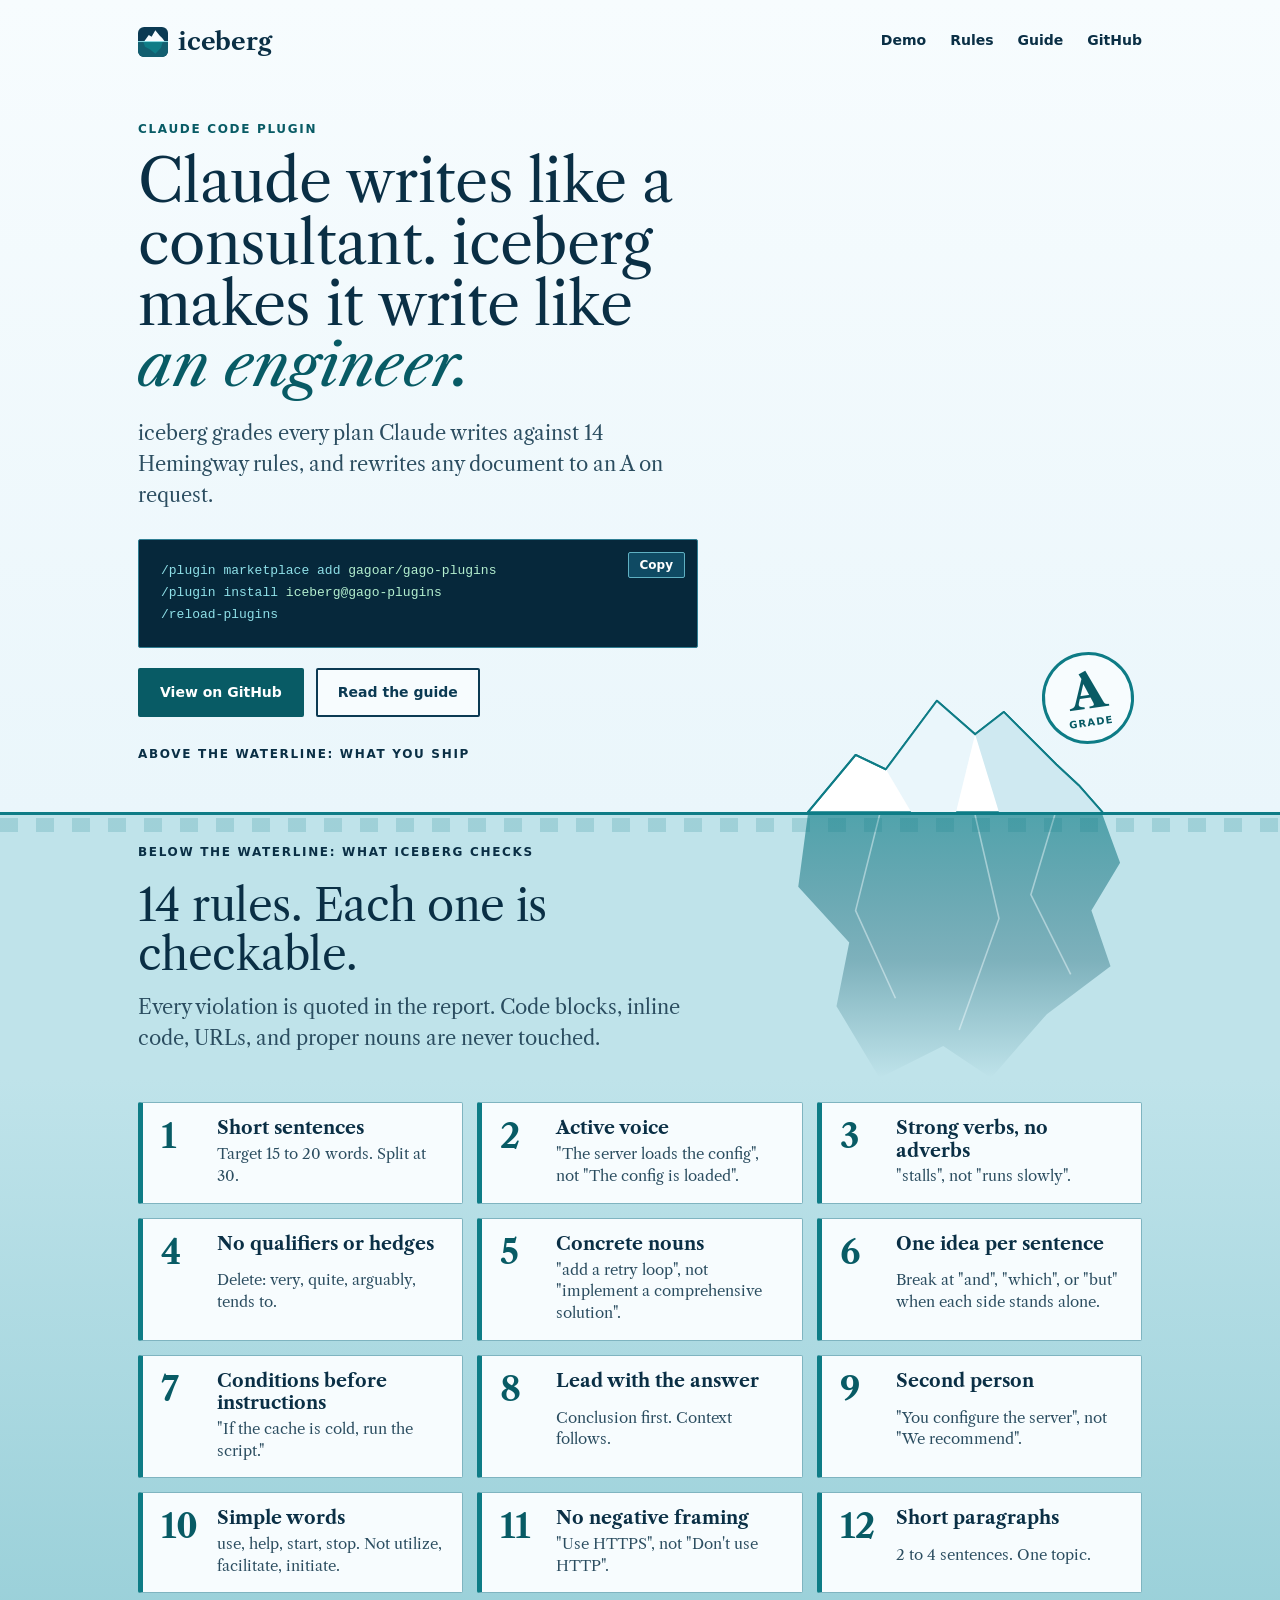
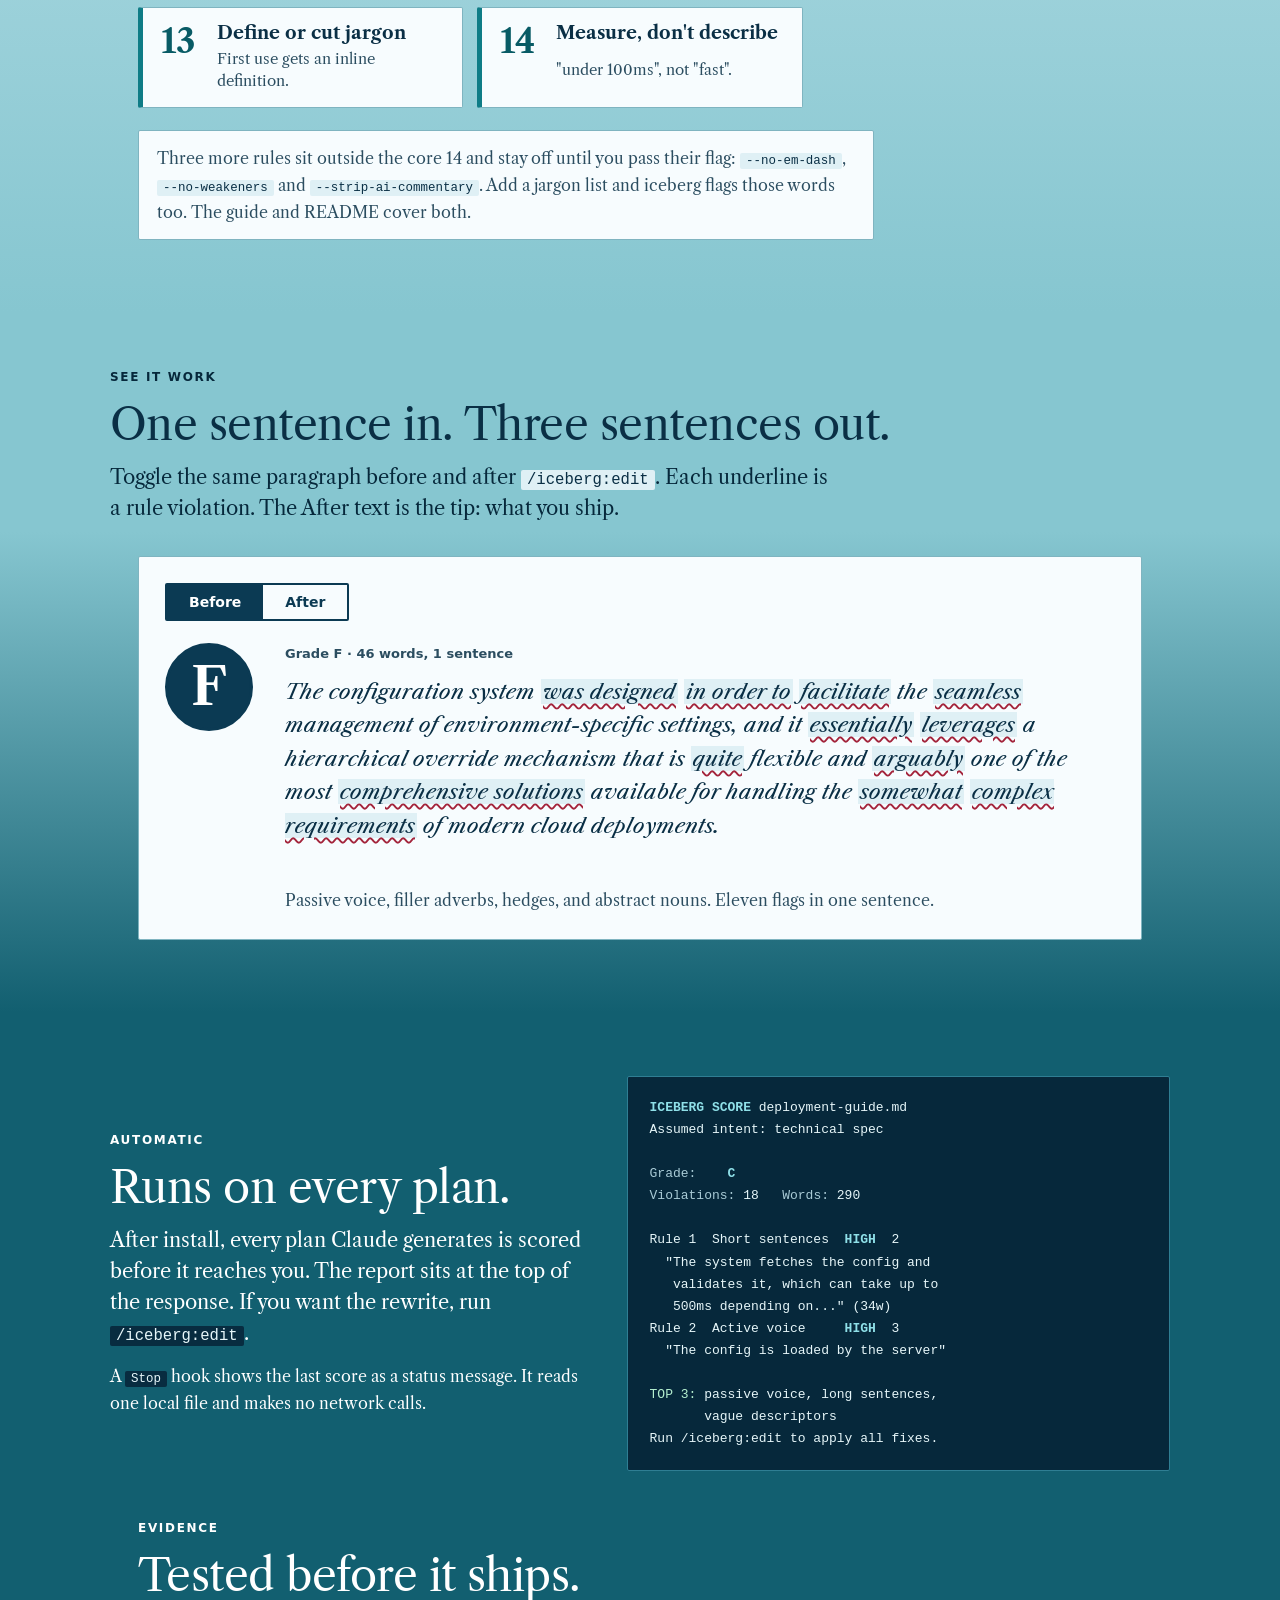
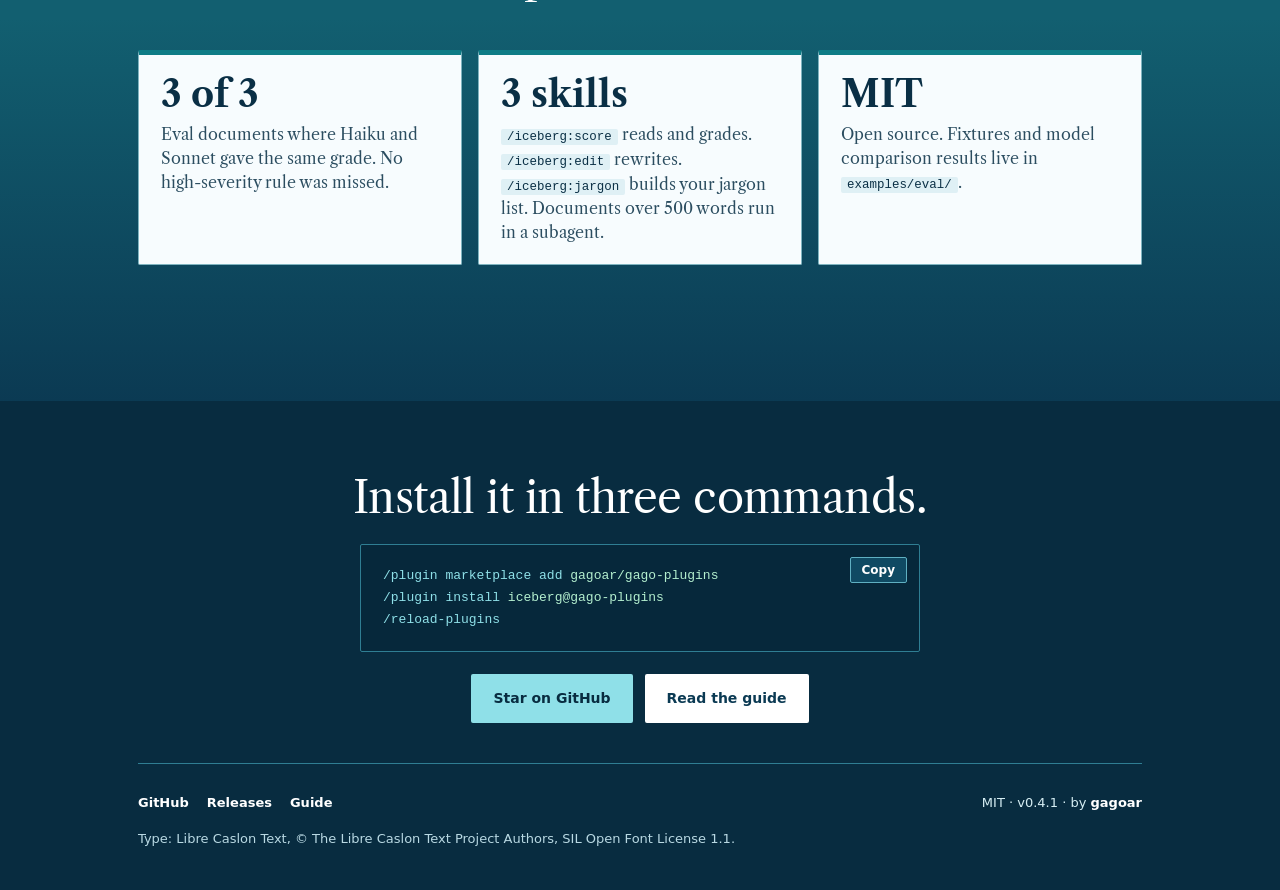
<file: docs/index.html>
<!DOCTYPE html>
<html lang="en">
<head>
<meta charset="UTF-8">
<meta name="viewport" content="width=device-width, initial-scale=1.0">
<title>iceberg: Hemingway writing rules for Claude Code</title>
<meta name="description" content="A Claude Code plugin that grades every plan Claude writes against 14 Hemingway rules, and rewrites any document to an A on request.">
<link rel="canonical" href="https://gagoar.github.io/iceberg/">
<link rel="icon" type="image/svg+xml" href="assets/favicon.svg">
<link rel="preload" href="assets/fonts/libre-caslon-text-latin-400-normal.woff2" as="font" type="font/woff2" crossorigin>
<link rel="stylesheet" href="assets/site.css">
<meta property="og:type" content="website">
<meta property="og:title" content="iceberg: Claude writes like a consultant. iceberg makes it write like an engineer.">
<meta property="og:description" content="A Claude Code plugin that grades every plan against 14 Hemingway rules and rewrites documents to an A.">
<meta property="og:url" content="https://gagoar.github.io/iceberg/">
<meta property="og:image" content="https://gagoar.github.io/iceberg/assets/og.png">
<meta name="twitter:card" content="summary_large_image">
<meta name="twitter:title" content="iceberg: Hemingway writing rules for Claude Code">
<meta name="twitter:description" content="Grades every plan Claude writes against 14 rules. Rewrites docs to an A.">
<meta name="twitter:image" content="https://gagoar.github.io/iceberg/assets/og.png">
<style>
@media (prefers-reduced-motion: reduce) { html { scroll-behavior: auto; } * { animation: none !important; transition: none !important; } }
</style>
</head>
<body>
<main>
<div class="ib-air ib-hero">
  <div class="ib-wrap">
    <nav class="ib-nav" aria-label="Main">
      <a class="ib-brand" href="./"><img src="assets/favicon.svg" alt="">iceberg</a>
      <div class="ib-links">
        <a class="ib-opt" href="#demo">Demo</a>
        <a class="ib-opt" href="#rules">Rules</a>
        <a href="guide.html">Guide</a>
        <a href="https://github.com/gagoar/iceberg">GitHub</a>
      </div>
    </nav>
    <div class="ib-grid">
      <header class="ib-hero-copy">
        <div class="ib-eyebrow">Claude Code plugin</div>
        <h1>Claude writes like a consultant. iceberg makes it write like <em>an engineer.</em></h1>
        <p class="ib-lead">iceberg grades every plan Claude writes against 14 Hemingway rules, and rewrites any document to an A on request.</p>
        <div class="ib-panel ib-install">
          <button class="ib-copy" type="button" data-copy="install" aria-label="Copy the install commands">Copy</button>
<pre><span class="c">/plugin marketplace add</span> <span class="g">gagoar/gago-plugins</span>
<span class="c">/plugin install</span> <span class="g">iceberg@gago-plugins</span>
<span class="c">/reload-plugins</span></pre>
        </div>
        <div class="ib-btns">
          <a class="ib-btn ib-primary" href="https://github.com/gagoar/iceberg">View on GitHub</a>
          <a class="ib-btn" href="guide.html">Read the guide</a>
        </div>
        <p class="ib-mark ib-above" style="margin-top:28px">Above the waterline: what you ship</p>
      </header>
      <div class="ib-tip">
        <div class="ib-stamp" aria-label="Grade A"><b>A</b><span>Grade</span></div>
        <svg viewBox="0 0 480 210" role="img" aria-label="The tip of an iceberg above the waterline">
          <path d="M60 210 L120 138 L158 156 L222 70 L270 112 L306 84 L372 150 L400 176 L430 210 Z" fill="#ffffff" stroke="#0e7c86" stroke-width="2.5" stroke-linejoin="round"/>
          <path d="M222 70 L270 112 L246 210 L190 210 L158 156 Z" fill="#eaf6fb"/>
          <path d="M270 112 L306 84 L372 150 L400 176 L430 210 L300 210 Z" fill="#cfe9f1"/>
          <path d="M60 210 L120 138 L158 156 L222 70 L270 112 L306 84 L372 150 L400 176 L430 210" fill="none" stroke="#0e7c86" stroke-width="2.5" stroke-linejoin="round"/>
        </svg>
      </div>
    </div>
  </div>
</div>
<div class="ib-waterline"></div>

<div class="ib-flat-foam">
  <div class="ib-wrap">
    <div class="ib-grid">
      <div class="ib-head" id="rules">
        <p class="ib-mark ib-below">Below the waterline: what iceberg checks</p>
        <h2>14 rules. Each one is checkable.</h2>
        <p class="ib-lead">Every violation is quoted in the report. Code blocks, inline code, URLs, and proper nouns are never touched.</p>
      </div>
      <div class="ib-mass">
        <svg viewBox="0 0 480 330" aria-hidden="true" focusable="false">
          <defs><linearGradient id="ib-mg" x1="0" y1="0" x2="0" y2="1"><stop offset="0" stop-color="#0e7c86" stop-opacity="0.62"/><stop offset="0.55" stop-color="#125f70" stop-opacity="0.38"/><stop offset="1" stop-color="#125f70" stop-opacity="0"/></linearGradient></defs>
          <path d="M60 0 L430 0 L452 60 L416 120 L440 190 L360 250 L290 330 L230 290 L150 330 L96 240 L112 160 L48 90 Z" fill="url(#ib-mg)"/>
          <path d="M150 0 L120 120 L170 230 M270 0 L300 130 L250 270 M370 0 L340 100 L390 200" fill="none" stroke="#f7fcfe" stroke-opacity="0.45" stroke-width="2"/>
        </svg>
      </div>
    </div>
  </div>
</div>
<div class="ib-grad-foam-sea">
  <div class="ib-wrap">
    <ol class="ib-rules" id="rule-grid"></ol>
    <p class="ib-note">Three more rules sit outside the core 14 and stay off until you pass their flag: <code>--no-em-dash</code>, <code>--no-weakeners</code> and <code>--strip-ai-commentary</code>. Add a jargon list and iceberg flags those words too. The guide and README cover both.</p>
  </div>
</div>

<div class="ib-flat-sea" id="demo">
  <div class="ib-wrap ib-block">
    <div class="ib-eyebrow" style="color:#06283b">See it work</div>
    <h2>One sentence in. Three sentences out.</h2>
    <p class="ib-lead" style="color:#06283b;margin-bottom:0">Toggle the same paragraph before and after <code>/iceberg:edit</code>. Each underline is a rule violation. The After text is the tip: what you ship.</p>
  </div>
</div>
<div class="ib-grad-sea-mid">
  <div class="ib-wrap">
    <div class="ib-demo">
      <div class="ib-toggle" role="group" aria-label="Before or after">
        <button type="button" id="btn-before" aria-pressed="true">Before</button>
        <button type="button" id="btn-after" aria-pressed="false">After</button>
      </div>
      <div class="ib-demo-row">
        <div class="ib-grade" id="badge" aria-hidden="true">F</div>
        <div>
          <div class="ib-meta"><span id="gradeword">Grade F</span> &middot; <span id="meta">46 words, 1 sentence</span></div>
          <p class="ib-sample" id="sample"></p>
          <p class="ib-demo-note" id="note">Passive voice, filler adverbs, hedges, and abstract nouns. Eleven flags in one sentence.</p>
        </div>
      </div>
    </div>
  </div>
</div>

<div class="ib-flat-mid">
  <div class="ib-wrap ib-pad" style="padding-bottom:40px">
    <div class="ib-two">
      <div>
        <div class="ib-eyebrow">Automatic</div>
        <h2>Runs on every plan.</h2>
        <p class="ib-lead">After install, every plan Claude generates is scored before it reaches you. The report sits at the top of the response. If you want the rewrite, run <code>/iceberg:edit</code>.</p>
        <p style="font-size:16px;margin-top:14px">A <code>Stop</code> hook shows the last score as a status message. It reads one local file and makes no network calls.</p>
      </div>
      <div class="ib-panel">
<pre><span class="k">ICEBERG SCORE</span> deployment-guide.md
Assumed intent: technical spec

<span class="d">Grade:</span>    <span class="k">C</span>
<span class="d">Violations:</span> 18   <span class="d">Words:</span> 290

Rule 1  Short sentences  <span class="k">HIGH</span>  2
  "The system fetches the config and
   validates it, which can take up to
   500ms depending on..." (34w)
Rule 2  Active voice     <span class="k">HIGH</span>  3
  "The config is loaded by the server"

<span class="g">TOP 3:</span> passive voice, long sentences,
       vague descriptors
Run /iceberg:edit to apply all fixes.</pre>
      </div>
    </div>
  </div>
</div>
<div class="ib-flat-mid">
  <div class="ib-wrap" style="padding-top:8px;padding-bottom:4px">
    <div class="ib-eyebrow">Evidence</div>
    <h2>Tested before it ships.</h2>
  </div>
</div>
<div class="ib-grad-mid-deep">
  <div class="ib-wrap">
    <div class="ib-proof">
      <div class="ib-stat"><div class="ib-big">3 of 3</div><p>Eval documents where Haiku and Sonnet gave the same grade. No high-severity rule was missed.</p></div>
      <div class="ib-stat"><div class="ib-big">3 skills</div><p><code>/iceberg:score</code> reads and grades. <code>/iceberg:edit</code> rewrites. <code>/iceberg:jargon</code> builds your jargon list. Documents over 500 words run in a subagent.</p></div>
      <div class="ib-stat"><div class="ib-big">MIT</div><p>Open source. Fixtures and model comparison results live in <code>examples/eval/</code>.</p></div>
    </div>
  </div>
</div>

<div class="ib-flat-abyss">
  <div class="ib-wrap">
    <div class="ib-cta">
      <h2>Install it in three commands.</h2>
      <div class="ib-panel ib-install">
        <button class="ib-copy" type="button" data-copy="install" aria-label="Copy the install commands">Copy</button>
<pre><span class="c">/plugin marketplace add</span> <span class="g">gagoar/gago-plugins</span>
<span class="c">/plugin install</span> <span class="g">iceberg@gago-plugins</span>
<span class="c">/reload-plugins</span></pre>
      </div>
      <div class="ib-btns">
        <a class="ib-btn ib-primary" href="https://github.com/gagoar/iceberg">Star on GitHub</a>
        <a class="ib-btn" href="guide.html">Read the guide</a>
      </div>
    </div>
    <footer class="ib-foot">
      <div><a href="https://github.com/gagoar/iceberg">GitHub</a><a href="https://github.com/gagoar/iceberg/releases">Releases</a><a href="guide.html">Guide</a></div>
      <div class="ib-last">MIT &middot; v0.4.1 &middot; by <a href="https://github.com/gagoar">gagoar</a></div>
      <div class="ib-credit">Type: Libre Caslon Text, &copy; The Libre Caslon Text Project Authors, SIL Open Font License 1.1.</div>
    </footer>
  </div>
</div>
</main>

<script>
(function () {
  var before = 'The configuration system <mark>was designed</mark> <mark>in order to</mark> <mark>facilitate</mark> the <mark>seamless</mark> management of environment-specific settings, and it <mark>essentially</mark> <mark>leverages</mark> a hierarchical override mechanism that is <mark>quite</mark> flexible and <mark>arguably</mark> one of the most <mark>comprehensive solutions</mark> available for handling the <mark>somewhat</mark> <mark>complex requirements</mark> of modern cloud deployments.';
  var after = 'The configuration system manages environment-specific settings through a hierarchical override mechanism. Teams define values at the base level, then override them per environment. The mechanism handles hundreds of parameters across staging, production, and preview environments.';
  var sample = document.getElementById('sample'), badge = document.getElementById('badge'),
      meta = document.getElementById('meta'), note = document.getElementById('note'),
      gw = document.getElementById('gradeword'),
      bB = document.getElementById('btn-before'), bA = document.getElementById('btn-after');
  function show(isAfter) {
    sample.innerHTML = isAfter ? after : before;
    badge.textContent = isAfter ? 'A' : 'F';
    badge.className = 'ib-grade' + (isAfter ? ' ib-a' : '');
    gw.textContent = isAfter ? 'Grade A' : 'Grade F';
    meta.textContent = isAfter ? '35 words, 3 sentences' : '46 words, 1 sentence';
    note.textContent = isAfter
      ? 'Active verbs, no filler, and a number where "complex" used to be.'
      : 'Passive voice, filler adverbs, hedges, and abstract nouns. Eleven flags in one sentence.';
    bB.setAttribute('aria-pressed', String(!isAfter));
    bA.setAttribute('aria-pressed', String(isAfter));
  }
  bB.onclick = function () { show(false); };
  bA.onclick = function () { show(true); };
  show(false);

  var rules = [
    ['Short sentences', 'Target 15 to 20 words. Split at 30.'],
    ['Active voice', '"The server loads the config", not "The config is loaded".'],
    ['Strong verbs, no adverbs', '"stalls", not "runs slowly".'],
    ['No qualifiers or hedges', 'Delete: very, quite, arguably, tends to.'],
    ['Concrete nouns', '"add a retry loop", not "implement a comprehensive solution".'],
    ['One idea per sentence', 'Break at "and", "which", or "but" when each side stands alone.'],
    ['Conditions before instructions', '"If the cache is cold, run the script."'],
    ['Lead with the answer', 'Conclusion first. Context follows.'],
    ['Second person', '"You configure the server", not "We recommend".'],
    ['Simple words', 'use, help, start, stop. Not utilize, facilitate, initiate.'],
    ['No negative framing', '"Use HTTPS", not "Don\'t use HTTP".'],
    ['Short paragraphs', '2 to 4 sentences. One topic.'],
    ['Define or cut jargon', 'First use gets an inline definition.'],
    ['Measure, don\'t describe', '"under 100ms", not "fast".']
  ];
  var grid = document.getElementById('rule-grid');
  rules.forEach(function (r, i) {
    var d = document.createElement('li');
    d.className = 'ib-rule';
    d.innerHTML = '<span class="ib-n"></span><span class="ib-t"></span><span class="ib-e"></span>';
    d.querySelector('.ib-n').textContent = String(i + 1);
    d.querySelector('.ib-t').textContent = r[0];
    d.querySelector('.ib-e').textContent = r[1];
    grid.appendChild(d);
  });

  var cmd = '/plugin marketplace add gagoar/gago-plugins\n/plugin install iceberg@gago-plugins\n/reload-plugins';
  document.querySelectorAll('.ib-copy').forEach(function (b) {
    b.onclick = function () {
      navigator.clipboard.writeText(cmd).then(function () {
        b.textContent = 'Copied';
        setTimeout(function () { b.textContent = 'Copy'; }, 1500);
      });
    };
  });
})();
</script>
</body>
</html>
</file>
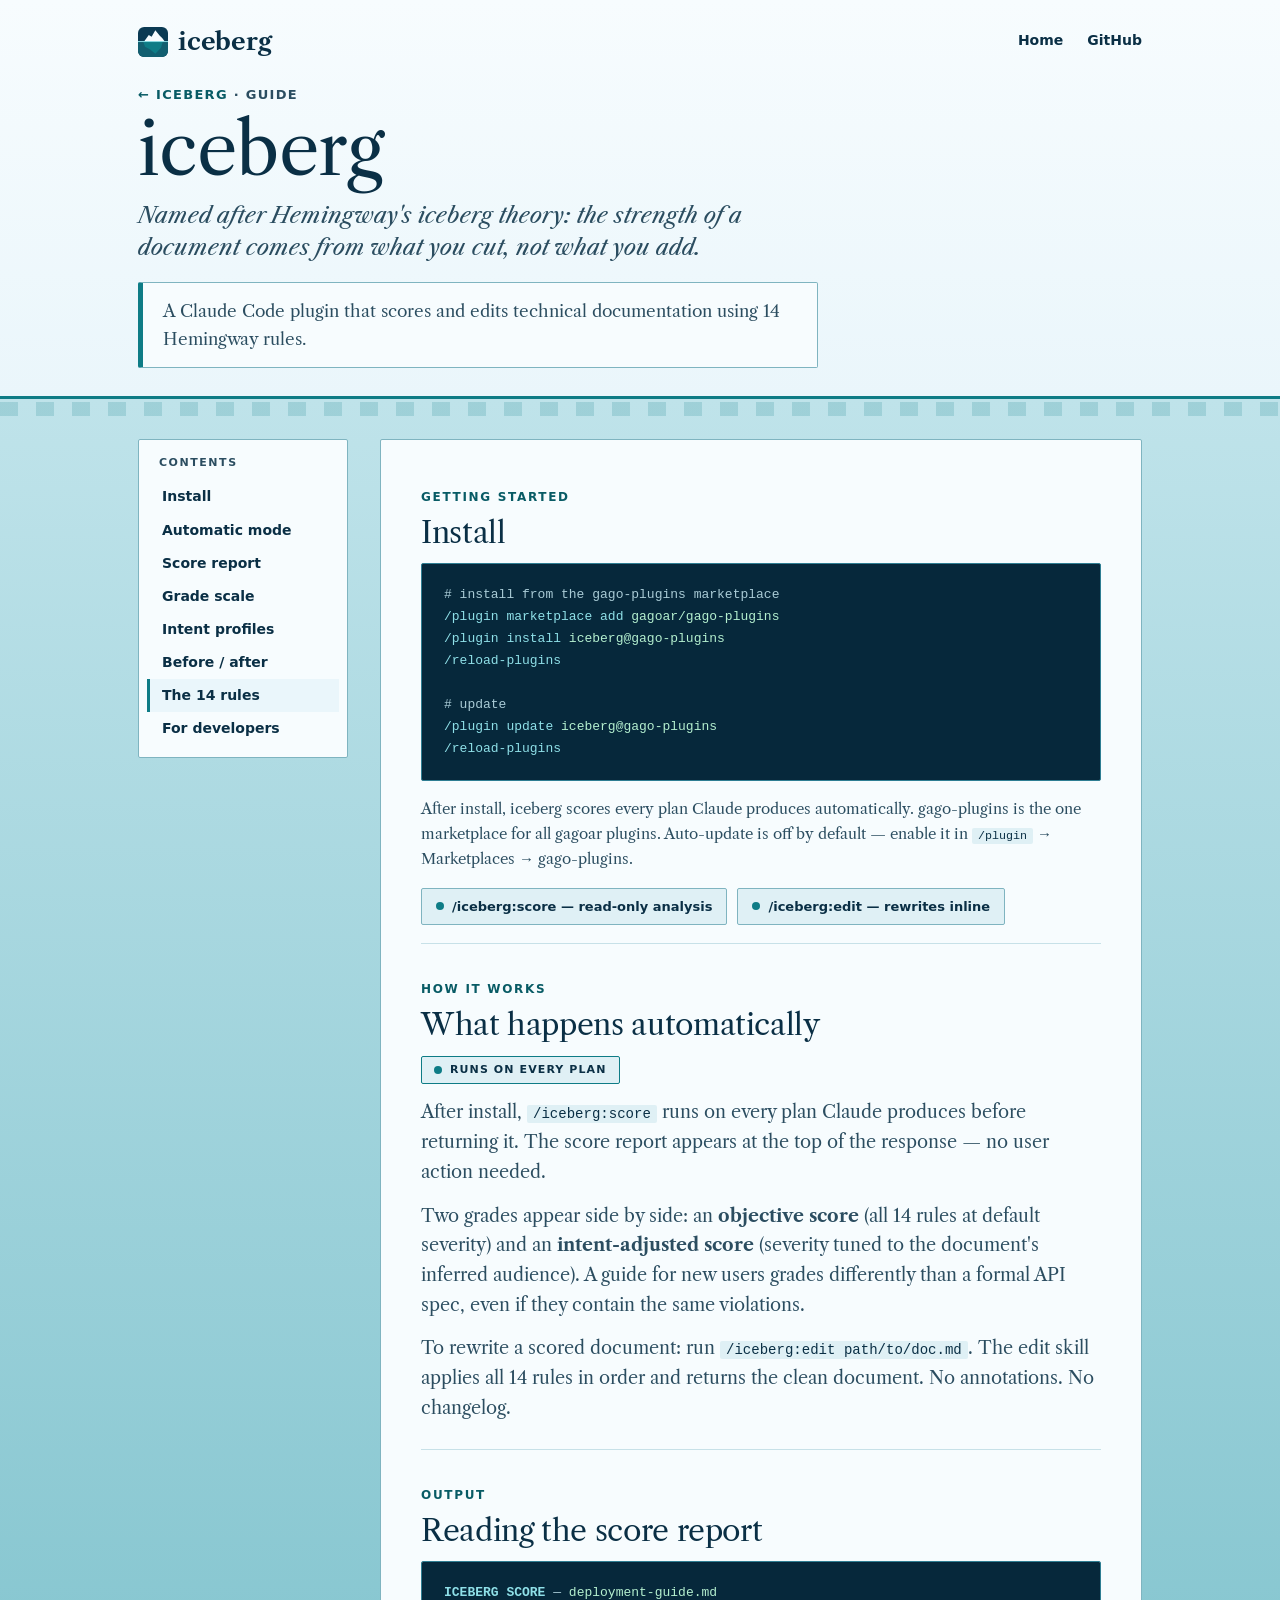
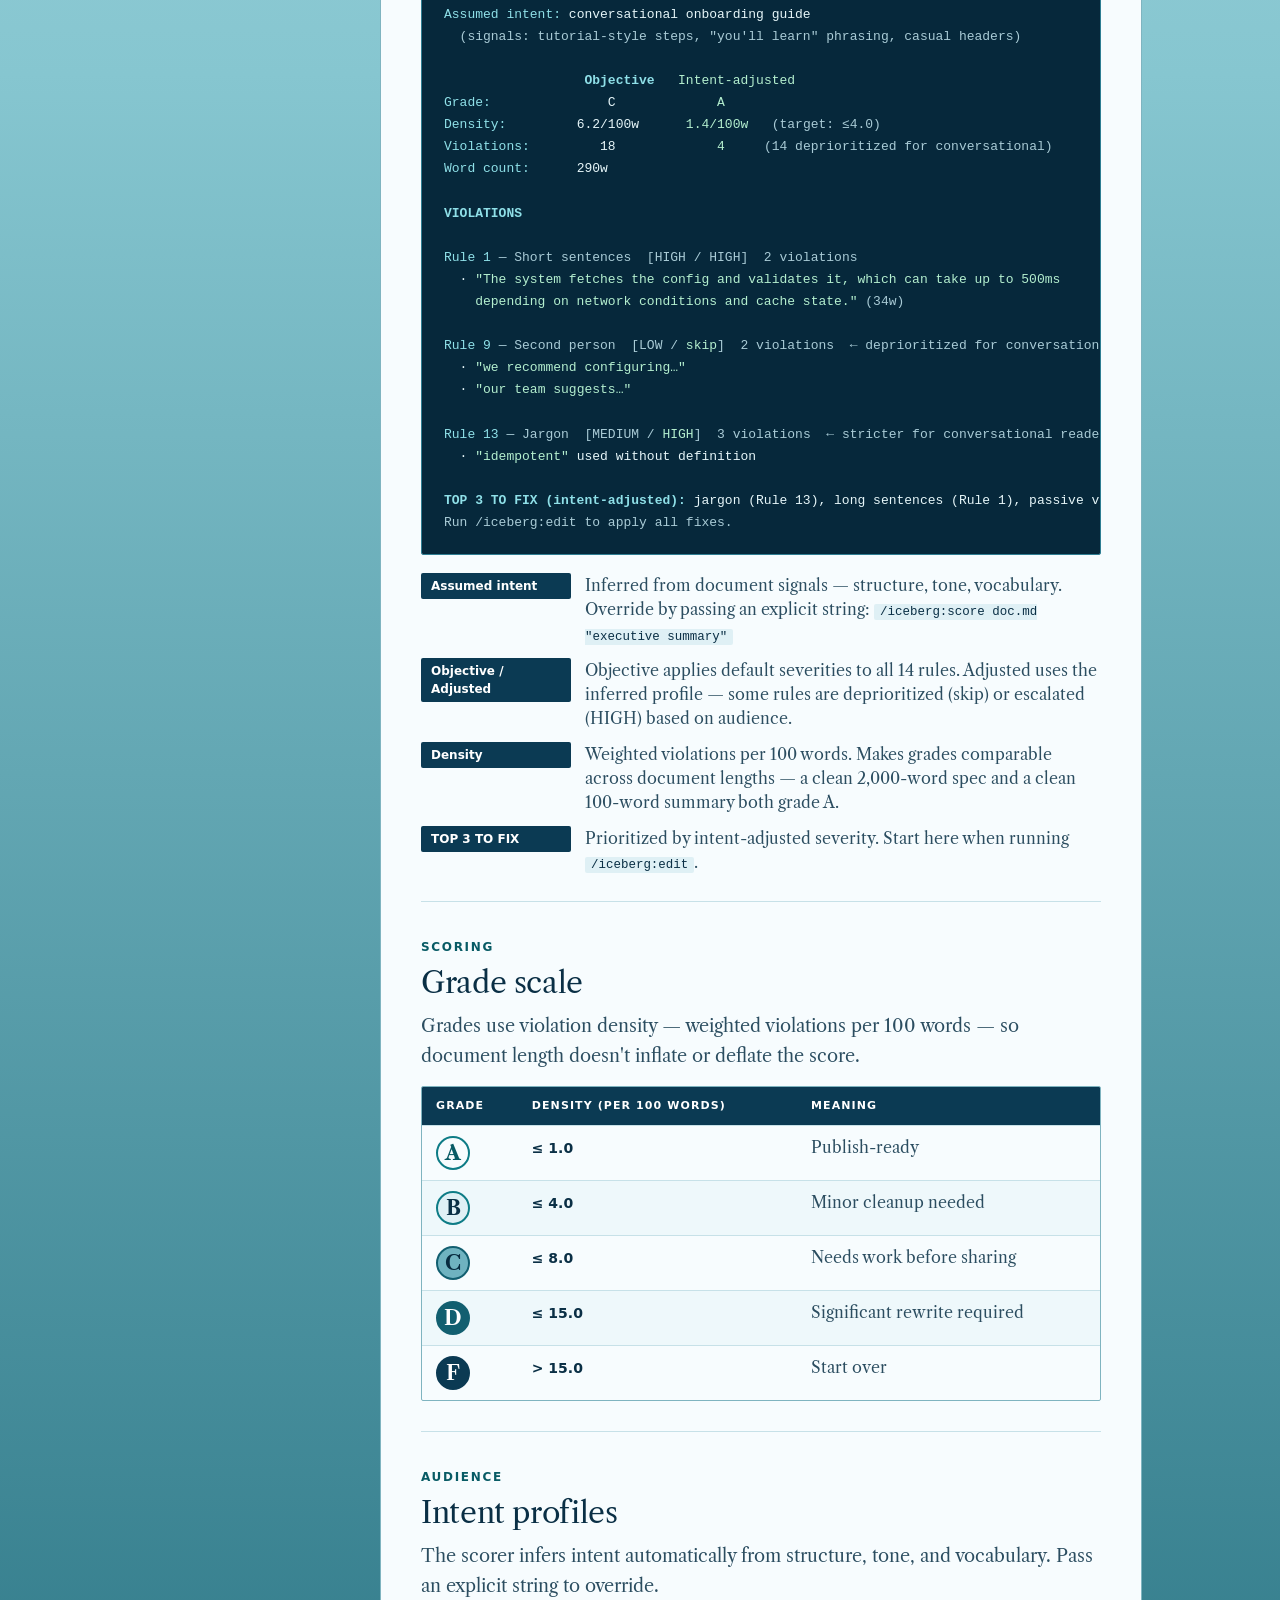
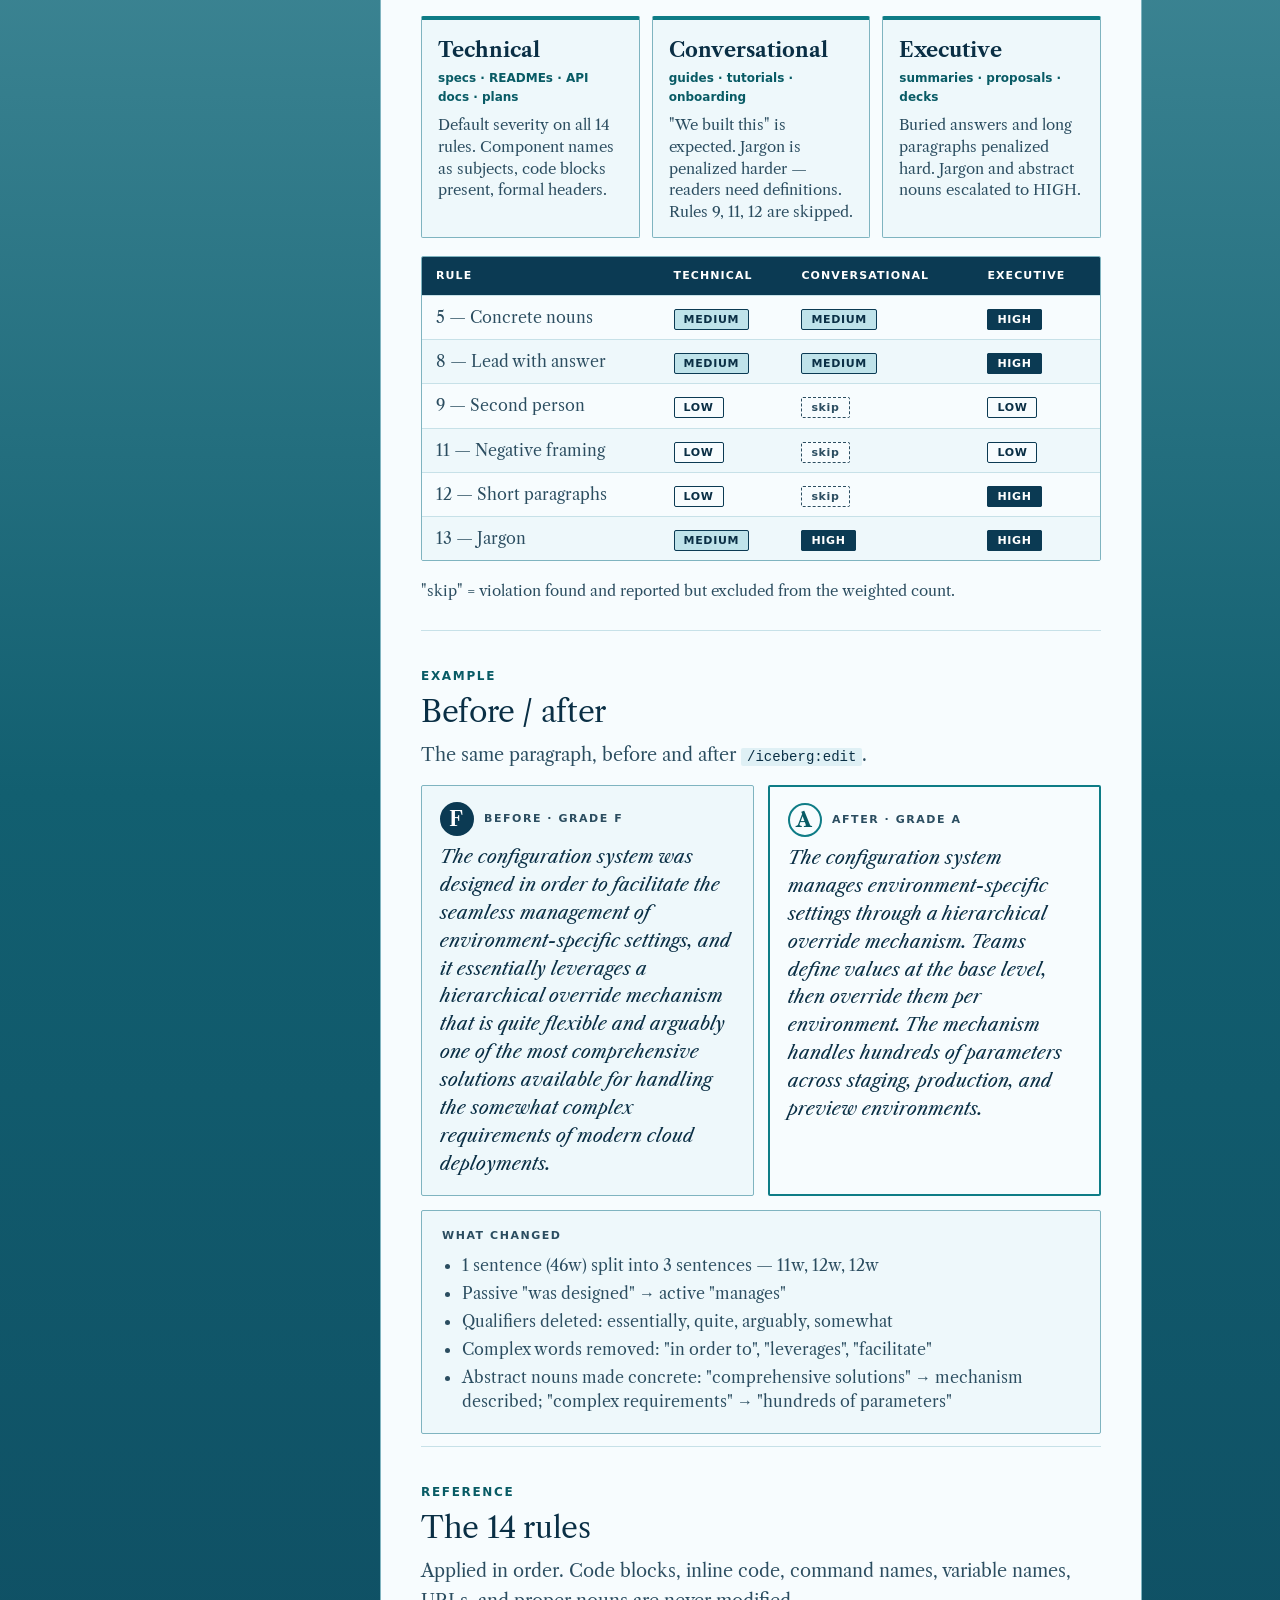
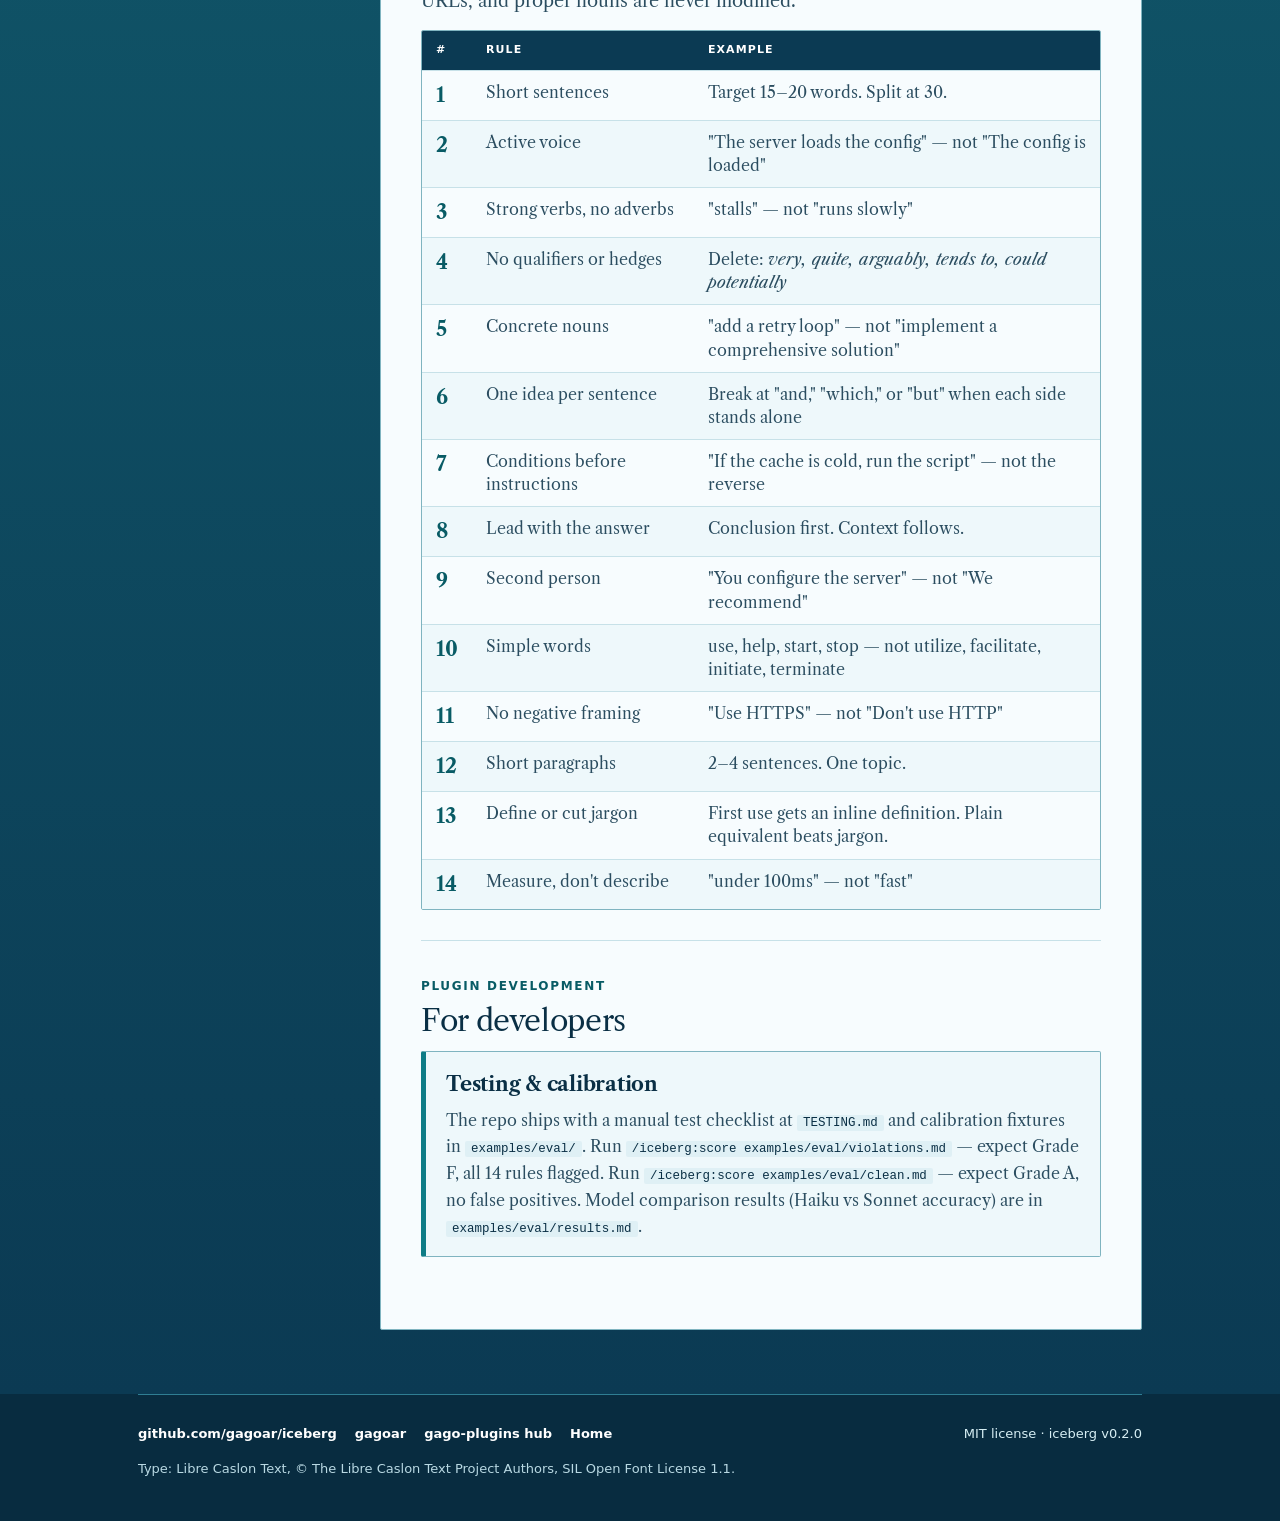
<file: docs/guide.html>
<!DOCTYPE html>
<html lang="en">
<head>
<meta charset="UTF-8">
<meta name="viewport" content="width=device-width, initial-scale=1.0">
<title>iceberg guide — install, score reports, and the 14 rules</title>
<meta name="description" content="Full guide to iceberg, the Claude Code plugin that scores and edits technical documents against 14 Hemingway rules.">
<link rel="canonical" href="https://gagoar.github.io/iceberg/guide.html">
<link rel="icon" type="image/svg+xml" href="assets/favicon.svg">
<link rel="preload" href="assets/fonts/libre-caslon-text-latin-400-normal.woff2" as="font" type="font/woff2" crossorigin>
<link rel="stylesheet" href="assets/site.css">
<meta property="og:title" content="iceberg guide">
<meta property="og:description" content="Install, read the score report, and learn the 14 rules.">
<meta property="og:image" content="https://gagoar.github.io/iceberg/assets/og.png">
<style>
@media (prefers-reduced-motion: reduce) { html { scroll-behavior: auto; } * { animation: none !important; transition: none !important; } }
</style>
</head>
<body>
<main>
<div class="ib-air ib-guide-air">
  <div class="ib-wrap">
    <nav class="ib-nav" aria-label="Main">
      <a class="ib-brand" href="./"><img src="assets/favicon.svg" alt="">iceberg</a>
      <div class="ib-links"><a href="./">Home</a><a href="https://github.com/gagoar/iceberg">GitHub</a></div>
    </nav>
    <div class="ib-back"><a href="./">&larr; iceberg</a> &middot; Guide</div>
    <h1>iceberg</h1>
    <p class="ib-sub">Named after Hemingway's iceberg theory: the strength of a document comes from what you cut, not what you add.</p>
    <div class="ib-summary">A Claude Code plugin that scores and edits technical documentation using 14 Hemingway rules.</div>
  </div>
</div>
<div class="ib-waterline"></div>
<div class="ib-gbody">
  <div class="ib-wrap">
    <div class="ib-layout">
      <nav class="ib-toc" id="toc" aria-label="Contents">
        <div class="ib-toc-label">Contents</div>
        <a href="#install">Install</a>
        <a href="#automatic">Automatic mode</a>
        <a href="#score-report">Score report</a>
        <a href="#grade-scale">Grade scale</a>
        <a href="#intent-profiles">Intent profiles</a>
        <a href="#before-after">Before / after</a>
        <a href="#14-rules">The 14 rules</a>
        <a href="#developers">For developers</a>
      </nav>
      <div class="ib-paper">

      <section class="ib-sec" id="install">
        <div class="ib-eyebrow">Getting started</div>
        <h2>Install</h2>
        <div class="ib-panel" style="margin-bottom:16px">
          <pre><span class="d"># install from the gago-plugins marketplace</span>
<span class="c">/plugin marketplace add</span> <span class="g">gagoar/gago-plugins</span>
<span class="c">/plugin install</span> <span class="g">iceberg@gago-plugins</span>
<span class="c">/reload-plugins</span>

<span class="d"># update</span>
<span class="c">/plugin update</span> <span class="g">iceberg@gago-plugins</span>
<span class="c">/reload-plugins</span></pre>
        </div>
        <p class="ib-small">After install, iceberg scores every plan Claude produces automatically. gago-plugins is the one marketplace for all gagoar plugins. Auto-update is off by default — enable it in <code>/plugin</code> → Marketplaces → gago-plugins.</p>
        <div class="ib-pills">
          <span class="ib-pill">/iceberg:score — read-only analysis</span>
          <span class="ib-pill">/iceberg:edit — rewrites inline</span>
        </div>
      </section>

      <section class="ib-sec" id="automatic">
        <div class="ib-eyebrow">How it works</div>
        <h2>What happens automatically</h2>
        <div class="ib-badge-auto">Runs on every plan</div>
        <p>After install, <code>/iceberg:score</code> runs on every plan Claude produces before returning it. The score report appears at the top of the response — no user action needed.</p>
        <p>Two grades appear side by side: an <strong>objective score</strong> (all 14 rules at default severity) and an <strong>intent-adjusted score</strong> (severity tuned to the document's inferred audience). A guide for new users grades differently than a formal API spec, even if they contain the same violations.</p>
        <p>To rewrite a scored document: run <code>/iceberg:edit path/to/doc.md</code>. The edit skill applies all 14 rules in order and returns the clean document. No annotations. No changelog.</p>
      </section>

      <section class="ib-sec" id="score-report">
        <div class="ib-eyebrow">Output</div>
        <h2>Reading the score report</h2>
        <div class="ib-panel">
          <pre><span class="k">ICEBERG SCORE</span> <span class="d">—</span> <span class="g">deployment-guide.md</span>
<span class="c">Assumed intent:</span> conversational onboarding guide
  <span class="d">(signals: tutorial-style steps, "you'll learn" phrasing, casual headers)</span>

                  <span class="k">Objective</span>   <span class="g">Intent-adjusted</span>
<span class="c">Grade:</span>               C             <span class="g">A</span>
<span class="c">Density:</span>         6.2/100w      <span class="g">1.4/100w</span>   <span class="d">(target: ≤4.0)</span>
<span class="c">Violations:</span>         18             <span class="g">4</span>     <span class="d">(14 deprioritized for conversational)</span>
<span class="c">Word count:</span>      290w

<span class="k">VIOLATIONS</span>

<span class="c">Rule 1</span> <span class="d">— Short sentences  [HIGH / HIGH]  2 violations</span>
  · <span class="g">"The system fetches the config and validates it, which can take up to 500ms
    depending on network conditions and cache state."</span> <span class="d">(34w)</span>

<span class="c">Rule 9</span> <span class="d">— Second person  [LOW / </span><span class="g">skip</span><span class="d">]  2 violations  ← deprioritized for conversational</span>
  · <span class="g">"we recommend configuring…"</span>
  · <span class="g">"our team suggests…"</span>

<span class="c">Rule 13</span> <span class="d">— Jargon  [MEDIUM / </span><span class="g">HIGH</span><span class="d">]  3 violations  ← stricter for conversational readers</span>
  · <span class="g">"idempotent"</span> used without definition

<span class="k">TOP 3 TO FIX (intent-adjusted):</span> jargon (Rule 13), long sentences (Rule 1), passive voice (Rule 2)
<span class="d">Run /iceberg:edit to apply all fixes.</span></pre>
        </div>
        <ul class="ib-callouts">
          <li><span class="ib-key">Assumed intent</span><span>Inferred from document signals — structure, tone, vocabulary. Override by passing an explicit string: <code>/iceberg:score doc.md "executive summary"</code></span></li>
          <li><span class="ib-key">Objective / Adjusted</span><span>Objective applies default severities to all 14 rules. Adjusted uses the inferred profile — some rules are deprioritized (skip) or escalated (HIGH) based on audience.</span></li>
          <li><span class="ib-key">Density</span><span>Weighted violations per 100 words. Makes grades comparable across document lengths — a clean 2,000-word spec and a clean 100-word summary both grade A.</span></li>
          <li><span class="ib-key">TOP 3 TO FIX</span><span>Prioritized by intent-adjusted severity. Start here when running <code>/iceberg:edit</code>.</span></li>
        </ul>
      </section>

      <section class="ib-sec" id="grade-scale">
        <div class="ib-eyebrow">Scoring</div>
        <h2>Grade scale</h2>
        <p>Grades use violation density — weighted violations per 100 words — so document length doesn't inflate or deflate the score.</p>
        <div class="ib-table-wrap"><table>
          <thead><tr><th>Grade</th><th>Density (per 100 words)</th><th>Meaning</th></tr></thead>
          <tbody>
            <tr><td><span class="ib-gb ib-ga">A</span></td><td><span class="ib-density">≤ 1.0</span></td><td>Publish-ready</td></tr>
            <tr><td><span class="ib-gb ib-gb2">B</span></td><td><span class="ib-density">≤ 4.0</span></td><td>Minor cleanup needed</td></tr>
            <tr><td><span class="ib-gb ib-gc">C</span></td><td><span class="ib-density">≤ 8.0</span></td><td>Needs work before sharing</td></tr>
            <tr><td><span class="ib-gb ib-gd">D</span></td><td><span class="ib-density">≤ 15.0</span></td><td>Significant rewrite required</td></tr>
            <tr><td><span class="ib-gb">F</span></td><td><span class="ib-density">&gt; 15.0</span></td><td>Start over</td></tr>
          </tbody>
        </table></div>
      </section>

      <section class="ib-sec" id="intent-profiles">
        <div class="ib-eyebrow">Audience</div>
        <h2>Intent profiles</h2>
        <p>The scorer infers intent automatically from structure, tone, and vocabulary. Pass an explicit string to override.</p>
        <div class="ib-profiles">
          <div class="ib-profile">
            <div class="ib-pn">Technical</div>
            <div class="ib-pt">specs · READMEs · API docs · plans</div>
            <div class="ib-pd">Default severity on all 14 rules. Component names as subjects, code blocks present, formal headers.</div>
          </div>
          <div class="ib-profile">
            <div class="ib-pn">Conversational</div>
            <div class="ib-pt">guides · tutorials · onboarding</div>
            <div class="ib-pd">"We built this" is expected. Jargon is penalized harder — readers need definitions. Rules 9, 11, 12 are skipped.</div>
          </div>
          <div class="ib-profile">
            <div class="ib-pn">Executive</div>
            <div class="ib-pt">summaries · proposals · decks</div>
            <div class="ib-pd">Buried answers and long paragraphs penalized hard. Jargon and abstract nouns escalated to HIGH.</div>
          </div>
        </div>
        <div class="ib-table-wrap"><table>
          <thead><tr><th>Rule</th><th>Technical</th><th>Conversational</th><th>Executive</th></tr></thead>
          <tbody>
            <tr><td>5 — Concrete nouns</td><td><span class="ib-sev ib-med">MEDIUM</span></td><td><span class="ib-sev ib-med">MEDIUM</span></td><td><span class="ib-sev ib-high">HIGH</span></td></tr>
            <tr><td>8 — Lead with answer</td><td><span class="ib-sev ib-med">MEDIUM</span></td><td><span class="ib-sev ib-med">MEDIUM</span></td><td><span class="ib-sev ib-high">HIGH</span></td></tr>
            <tr><td>9 — Second person</td><td><span class="ib-sev ">LOW</span></td><td><span class="ib-sev ib-skip">skip</span></td><td><span class="ib-sev ">LOW</span></td></tr>
            <tr><td>11 — Negative framing</td><td><span class="ib-sev ">LOW</span></td><td><span class="ib-sev ib-skip">skip</span></td><td><span class="ib-sev ">LOW</span></td></tr>
            <tr><td>12 — Short paragraphs</td><td><span class="ib-sev ">LOW</span></td><td><span class="ib-sev ib-skip">skip</span></td><td><span class="ib-sev ib-high">HIGH</span></td></tr>
            <tr><td>13 — Jargon</td><td><span class="ib-sev ib-med">MEDIUM</span></td><td><span class="ib-sev ib-high">HIGH</span></td><td><span class="ib-sev ib-high">HIGH</span></td></tr>
          </tbody>
        </table></div>
        <p class="ib-small">"skip" = violation found and reported but excluded from the weighted count.</p>
      </section>

      <section class="ib-sec" id="before-after">
        <div class="ib-eyebrow">Example</div>
        <h2>Before / after</h2>
        <p>The same paragraph, before and after <code>/iceberg:edit</code>.</p>
        <div class="ib-ba">
          <div class="ib-ba-card">
            <div class="ib-ba-label"><span class="ib-gb">F</span>Before &middot; Grade F</div>
            <p class="ib-ba-text">The configuration system was designed in order to facilitate the seamless management of environment-specific settings, and it essentially leverages a hierarchical override mechanism that is quite flexible and arguably one of the most comprehensive solutions available for handling the somewhat complex requirements of modern cloud deployments.</p>
          </div>
          <div class="ib-ba-card ib-after">
            <div class="ib-ba-label"><span class="ib-gb ib-ga">A</span>After &middot; Grade A</div>
            <p class="ib-ba-text">The configuration system manages environment-specific settings through a hierarchical override mechanism. Teams define values at the base level, then override them per environment. The mechanism handles hundreds of parameters across staging, production, and preview environments.</p>
          </div>
        </div>
        <div class="ib-changes">
          <div class="ib-ba-label">What changed</div>
          <ul>
            <li>1 sentence (46w) split into 3 sentences — 11w, 12w, 12w</li>
            <li>Passive "was designed" → active "manages"</li>
            <li>Qualifiers deleted: essentially, quite, arguably, somewhat</li>
            <li>Complex words removed: "in order to", "leverages", "facilitate"</li>
            <li>Abstract nouns made concrete: "comprehensive solutions" → mechanism described; "complex requirements" → "hundreds of parameters"</li>
          </ul>
        </div>
      </section>

      <section class="ib-sec" id="14-rules">
        <div class="ib-eyebrow">Reference</div>
        <h2>The 14 rules</h2>
        <p>Applied in order. Code blocks, inline code, command names, variable names, URLs, and proper nouns are never modified.</p>
        <div class="ib-table-wrap"><table>
          <thead><tr><th>#</th><th>Rule</th><th>Example</th></tr></thead>
          <tbody>
            <tr><td><span class="ib-rn">1</span></td><td>Short sentences</td><td>Target 15–20 words. Split at 30.</td></tr>
            <tr><td><span class="ib-rn">2</span></td><td>Active voice</td><td>"The server loads the config" — not "The config is loaded"</td></tr>
            <tr><td><span class="ib-rn">3</span></td><td>Strong verbs, no adverbs</td><td>"stalls" — not "runs slowly"</td></tr>
            <tr><td><span class="ib-rn">4</span></td><td>No qualifiers or hedges</td><td>Delete: <em>very, quite, arguably, tends to, could potentially</em></td></tr>
            <tr><td><span class="ib-rn">5</span></td><td>Concrete nouns</td><td>"add a retry loop" — not "implement a comprehensive solution"</td></tr>
            <tr><td><span class="ib-rn">6</span></td><td>One idea per sentence</td><td>Break at "and," "which," or "but" when each side stands alone</td></tr>
            <tr><td><span class="ib-rn">7</span></td><td>Conditions before instructions</td><td>"If the cache is cold, run the script" — not the reverse</td></tr>
            <tr><td><span class="ib-rn">8</span></td><td>Lead with the answer</td><td>Conclusion first. Context follows.</td></tr>
            <tr><td><span class="ib-rn">9</span></td><td>Second person</td><td>"You configure the server" — not "We recommend"</td></tr>
            <tr><td><span class="ib-rn">10</span></td><td>Simple words</td><td>use, help, start, stop — not utilize, facilitate, initiate, terminate</td></tr>
            <tr><td><span class="ib-rn">11</span></td><td>No negative framing</td><td>"Use HTTPS" — not "Don't use HTTP"</td></tr>
            <tr><td><span class="ib-rn">12</span></td><td>Short paragraphs</td><td>2–4 sentences. One topic.</td></tr>
            <tr><td><span class="ib-rn">13</span></td><td>Define or cut jargon</td><td>First use gets an inline definition. Plain equivalent beats jargon.</td></tr>
            <tr><td><span class="ib-rn">14</span></td><td>Measure, don't describe</td><td>"under 100ms" — not "fast"</td></tr>
          </tbody>
        </table></div>
      </section>

      <section class="ib-sec" id="developers">
        <div class="ib-eyebrow">Plugin development</div>
        <h2>For developers</h2>
        <div class="ib-dev">
          <h3>Testing &amp; calibration</h3>
          <p>The repo ships with a manual test checklist at <code>TESTING.md</code> and calibration fixtures in <code>examples/eval/</code>. Run <code>/iceberg:score examples/eval/violations.md</code> — expect Grade F, all 14 rules flagged. Run <code>/iceberg:score examples/eval/clean.md</code> — expect Grade A, no false positives. Model comparison results (Haiku vs Sonnet accuracy) are in <code>examples/eval/results.md</code>.</p>
        </div>
      </section>
      </div>
    </div>
  </div>
</div>
<div class="ib-flat-abyss">
  <div class="ib-wrap">
    <footer class="ib-foot">
      <div><a href="https://github.com/gagoar/iceberg">github.com/gagoar/iceberg</a><a href="https://github.com/gagoar">gagoar</a><a href="https://gagoar.github.io/gago-plugins">gago-plugins hub</a><a href="./">Home</a></div>
      <div class="ib-last">MIT license &middot; iceberg v0.2.0</div>
      <div class="ib-credit">Type: Libre Caslon Text, &copy; The Libre Caslon Text Project Authors, SIL Open Font License 1.1.</div>
    </footer>
  </div>
</div>
</main>
<script>
const sections = document.querySelectorAll('section[id]');
const tocLinks = document.querySelectorAll('.ib-toc a');
const observer = new IntersectionObserver(entries => {
  entries.forEach(entry => {
    if (entry.isIntersecting) {
      tocLinks.forEach(a => a.classList.remove('ib-active'));
      const active = document.querySelector('.ib-toc a[href="#' + entry.target.id + '"]');
      if (active) active.classList.add('ib-active');
    }
  });
}, { rootMargin: '-20% 0px -70% 0px' });
sections.forEach(s => observer.observe(s));
</script>
</body>
</html>
</file>
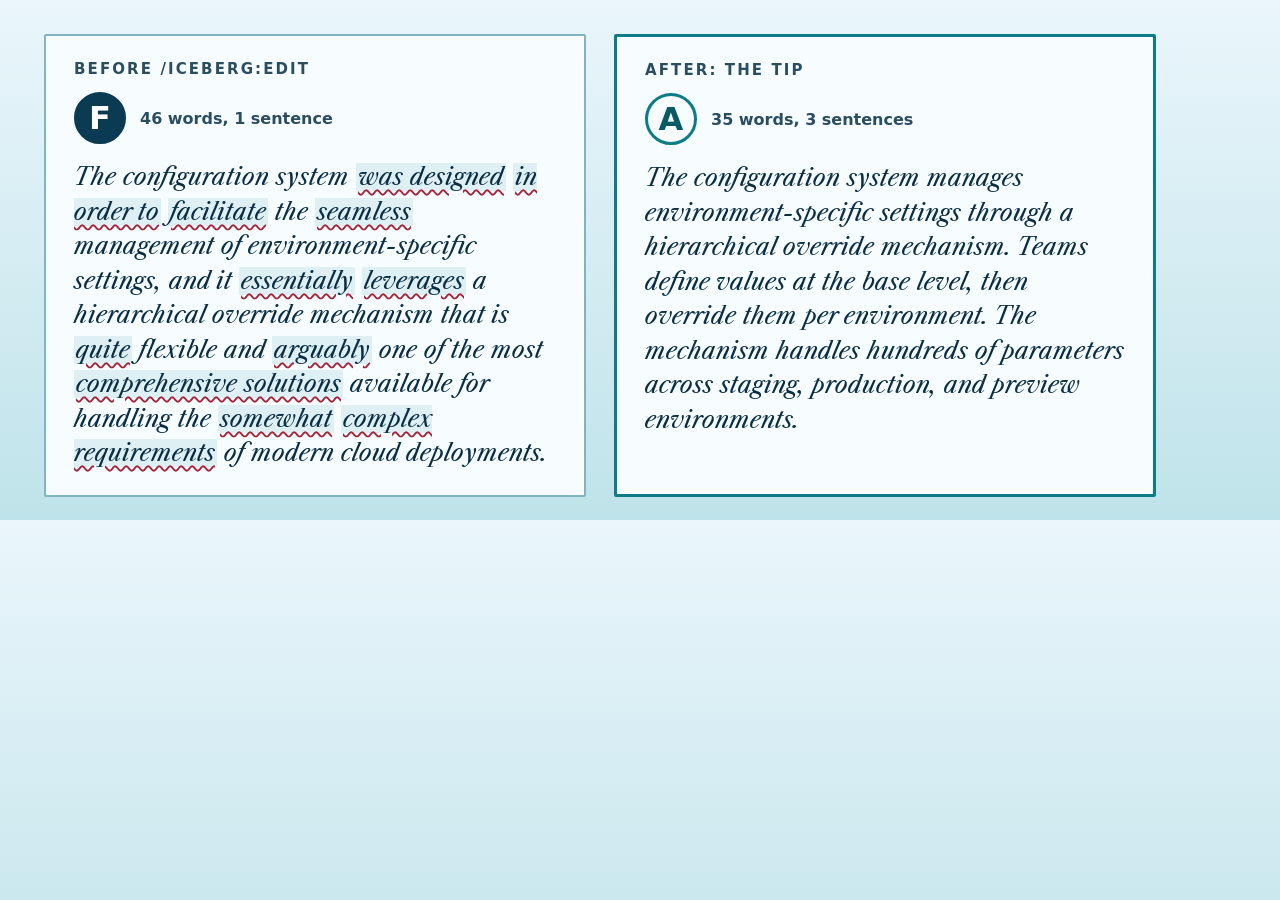
<file: docs/assets/hero.html>
<!DOCTYPE html>
<html lang="en"><head><meta charset="UTF-8"><title>iceberg before and after</title><style>
@font-face{font-family:"Libre Caslon Text";font-weight:400;src:url("fonts/libre-caslon-text-latin-400-normal.woff2") format("woff2")}
@font-face{font-family:"Libre Caslon Text";font-weight:700;src:url("fonts/libre-caslon-text-latin-700-normal.woff2") format("woff2")}
@font-face{font-family:"Libre Caslon Text";font-style:italic;font-weight:400;src:url("fonts/libre-caslon-text-latin-400-italic.woff2") format("woff2")}
*{box-sizing:border-box;margin:0;padding:0}
body{width:1200px;height:520px;font-family:"Libre Caslon Text",Georgia,serif;color:#0a2f45;padding:34px 44px;display:grid;grid-template-columns:1fr 1fr;gap:28px;background:linear-gradient(180deg,#eaf6fb 0,#bfe3ea 100%)}
.card{background:#f7fcfe;border:2px solid #7fb4c0;border-radius:2px;padding:24px 28px;display:flex;flex-direction:column}
.card.a{border:3px solid #0e7c86}
.lab{font:700 15px system-ui,sans-serif;letter-spacing:.14em;text-transform:uppercase;color:#2b4d60;margin-bottom:14px}
.g{display:flex;align-items:center;gap:14px;font:600 16px system-ui,sans-serif;color:#2b4d60;margin-bottom:16px}
.badge{width:52px;height:52px;border-radius:50%;display:flex;align-items:center;justify-content:center;font-weight:700;font-size:32px;background:#0b3a53;color:#fff;border:3px solid #0b3a53}
.a .badge{background:#f7fcfe;color:#085b65;border-color:#0e7c86}
p{font-style:italic;font-size:23px;line-height:1.5}
mark{background:#dff0f5;color:#0a2f45;text-decoration:underline wavy #a3243b;text-decoration-thickness:1.5px;text-underline-offset:4px;padding:0 2px}
</style></head><body>
<div class="card b"><div class="lab">Before /iceberg:edit</div><div class="g"><span class="badge">F</span>46 words, 1 sentence</div>
<p>The configuration system <mark>was designed</mark> <mark>in order to</mark> <mark>facilitate</mark> the <mark>seamless</mark> management of environment-specific settings, and it <mark>essentially</mark> <mark>leverages</mark> a hierarchical override mechanism that is <mark>quite</mark> flexible and <mark>arguably</mark> one of the most <mark>comprehensive solutions</mark> available for handling the <mark>somewhat</mark> <mark>complex requirements</mark> of modern cloud deployments.</p></div>
<div class="card a"><div class="lab">After: the tip</div><div class="g"><span class="badge">A</span>35 words, 3 sentences</div>
<p>The configuration system manages environment-specific settings through a hierarchical override mechanism. Teams define values at the base level, then override them per environment. The mechanism handles hundreds of parameters across staging, production, and preview environments.</p></div>
</body></html>
</file>
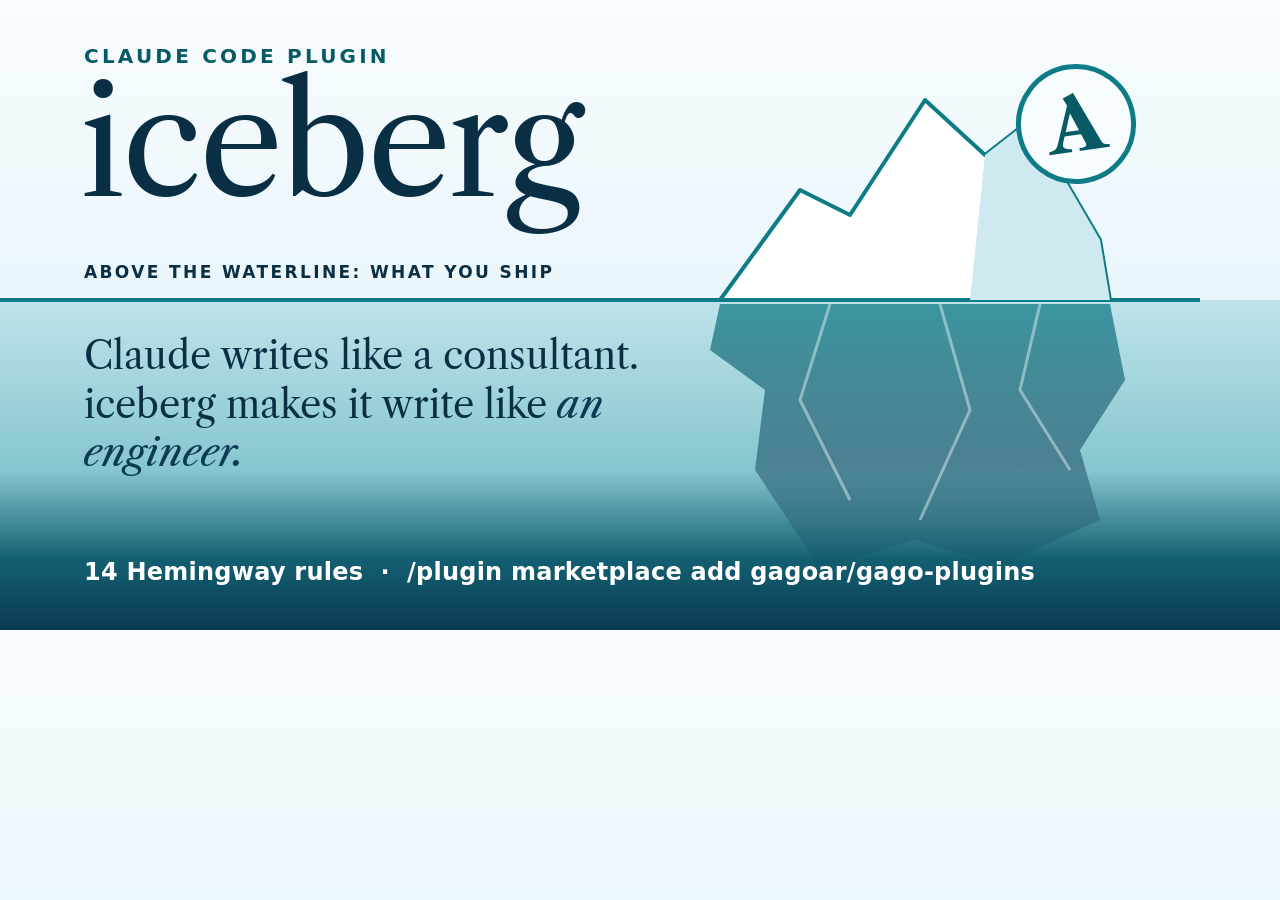
<file: docs/assets/og.html>
<!DOCTYPE html>
<html lang="en"><head><meta charset="UTF-8"><title>iceberg</title><style>
@font-face{font-family:"Libre Caslon Text";font-weight:400;src:url("fonts/libre-caslon-text-latin-400-normal.woff2") format("woff2")}
@font-face{font-family:"Libre Caslon Text";font-weight:700;src:url("fonts/libre-caslon-text-latin-700-normal.woff2") format("woff2")}
@font-face{font-family:"Libre Caslon Text";font-style:italic;font-weight:400;src:url("fonts/libre-caslon-text-latin-400-italic.woff2") format("woff2")}
*{box-sizing:border-box;margin:0;padding:0}
body{width:1200px;height:630px;position:relative;overflow:hidden;font-family:"Libre Caslon Text",Georgia,serif;background:linear-gradient(180deg,#f7fcfe 0,#eaf6fb 300px,#bfe3ea 300px,#86c6d0 470px,#125f70 560px,#0b3a53 630px)}
.line{position:absolute;left:0;right:0;top:298px;height:4px;background:#0e7c86}
.eb{position:absolute;left:84px;top:44px;font:700 20px system-ui,sans-serif;letter-spacing:.16em;text-transform:uppercase;color:#085b65}
h1{position:absolute;left:80px;top:68px;font-weight:400;font-size:150px;line-height:1;letter-spacing:-.02em;color:#0a2f45}
.tag{position:absolute;left:84px;top:252px;width:660px;font-style:italic;font-size:30px;line-height:1.2;color:#2b4d60;display:none}
.sub{position:absolute;left:84px;top:332px;width:640px;font-size:38px;line-height:1.28;color:#0a2f45}
.sub em{color:#0b3a53}
.cmd{position:absolute;left:84px;bottom:44px;font:600 24px system-ui,sans-serif;color:#fff;letter-spacing:.01em}
.chip{position:absolute;left:84px;top:262px;font:700 17px system-ui,sans-serif;letter-spacing:.14em;text-transform:uppercase;color:#0a2f45}
.chip2{position:absolute;left:84px;top:314px;display:none}
svg{position:absolute;right:70px;top:20px;width:430px;height:560px}
.stamp{position:absolute;right:64px;top:64px;width:120px;height:120px;border-radius:50%;border:5px solid #0e7c86;background:#f7fcfe;color:#085b65;font-weight:700;font-size:74px;display:flex;align-items:center;justify-content:center;transform:rotate(-8deg)}
</style></head><body>
<div class="eb">Claude Code plugin</div>
<h1>iceberg</h1>
<div class="chip">Above the waterline: what you ship</div>
<div class="line"></div>
<div class="sub">Claude writes like a consultant. iceberg makes it write like <em>an engineer.</em></div>
<div class="cmd">14 Hemingway rules &nbsp;&middot;&nbsp; /plugin marketplace add gagoar/gago-plugins</div>
<svg viewBox="0 0 430 560"><defs><linearGradient id="g" x1="0" y1="0" x2="0" y2="1"><stop offset="0" stop-color="#0e7c86" stop-opacity=".75"/><stop offset=".6" stop-color="#0b3a53" stop-opacity=".5"/><stop offset="1" stop-color="#0b3a53" stop-opacity=".1"/></linearGradient></defs>
<path d="M20 280 L100 170 L150 195 L225 80 L285 135 L330 100 L400 220 L410 280 Z" fill="#fff" stroke="#0e7c86" stroke-width="4" stroke-linejoin="round"/>
<path d="M285 135 L330 100 L400 220 L410 280 L270 280 Z" fill="#cfe9f1"/>
<path d="M20 284 L410 284 L425 360 L380 430 L400 500 L300 545 L215 520 L120 548 L55 450 L65 370 L10 330 Z" fill="url(#g)"/>
<path d="M130 284 L100 380 L150 480 M240 284 L270 390 L220 500 M340 284 L320 370 L370 450" fill="none" stroke="#eaf6fb" stroke-opacity=".45" stroke-width="3"/></svg>
<div class="stamp">A</div>
</body></html>
</file>
<file: docs/assets/site.css>
/* iceberg site: above and below the waterline. Prefix ib-. */
@font-face { font-family: "Libre Caslon Text"; font-style: normal; font-weight: 400; font-display: swap; src: url("fonts/libre-caslon-text-latin-400-normal.woff2") format("woff2"); }
@font-face { font-family: "Libre Caslon Text"; font-style: normal; font-weight: 700; font-display: swap; src: url("fonts/libre-caslon-text-latin-700-normal.woff2") format("woff2"); }
@font-face { font-family: "Libre Caslon Text"; font-style: italic; font-weight: 400; font-display: swap; src: url("fonts/libre-caslon-text-latin-400-italic.woff2") format("woff2"); }

:root {
  --ib-white: #f7fcfe;   /* cold white */
  --ib-ice: #eaf6fb;     /* top of the page */
  --ib-foam: #bfe3ea;    /* just under the waterline */
  --ib-sea: #86c6d0;
  --ib-mid: #125f70;
  --ib-teal: #0e7c86;    /* accent: fills and rules */
  --ib-teal-ink: #085b65;/* accent as text on light */
  --ib-deep: #0b3a53;
  --ib-abyss: #082c40;
  --ib-ink: #0a2f45;
  --ib-ink-2: #2b4d60;
  --ib-line: #7fb4c0;
  --ib-aqua: #8fe0e8;    /* accent as text on deep */
  --ib-crack: #a3243b;   /* violation underline only */
  --ib-serif: "Libre Caslon Text", "Iowan Old Style", Georgia, "Times New Roman", serif;
  --ib-sans: system-ui, -apple-system, "Segoe UI", Roboto, sans-serif;
  --ib-mono: ui-monospace, "SF Mono", Menlo, Consolas, monospace;
}
*, *::before, *::after { box-sizing: border-box; margin: 0; padding: 0; }
html { background: var(--ib-abyss); }
body { font-family: var(--ib-serif); background: var(--ib-ice); color: var(--ib-ink-2); font-size: 18px; line-height: 1.65; -webkit-font-smoothing: antialiased; }
@media (prefers-reduced-motion: no-preference) { html { scroll-behavior: smooth; } }
:focus-visible { outline: 3px solid #f7fcfe; outline-offset: 2px; box-shadow: 0 0 0 6px var(--ib-deep); border-radius: 2px; }
a { color: var(--ib-teal-ink); text-underline-offset: 3px; }
a:hover { color: var(--ib-deep); }
code { font-family: var(--ib-mono); font-size: 0.78em; background: #dff0f5; color: var(--ib-ink); padding: 1px 6px; border-radius: 2px; overflow-wrap: anywhere; }
h1, h2, h3 { font-family: var(--ib-serif); font-weight: 400; color: var(--ib-ink); letter-spacing: -0.012em; }
.ib-two h2, .ib-cta h2, .ib-flat-mid h2 { font-size: clamp(30px, 3.6vw, 44px); line-height: 1.1; margin-bottom: 14px; }
.ib-wrap { max-width: 1060px; margin: 0 auto; padding: 0 28px; }
.ib-eyebrow { font-family: var(--ib-sans); font-size: 12px; font-weight: 700; letter-spacing: 0.14em; text-transform: uppercase; color: var(--ib-teal-ink); margin-bottom: 12px; }
.ib-lead { font-size: 20px; line-height: 1.55; max-width: 36em; }

/* ---------- navigation ---------- */
.ib-nav { display: flex; justify-content: space-between; align-items: center; padding: 22px 0; }
.ib-brand { font-family: var(--ib-serif); font-weight: 700; font-size: 24px; color: var(--ib-ink); text-decoration: none; display: flex; align-items: center; gap: 10px; letter-spacing: -0.01em; }
.ib-brand img { width: 30px; height: 30px; display: block; }
.ib-links { display: flex; gap: 24px; font-family: var(--ib-sans); font-size: 14px; font-weight: 600; }
.ib-links a { color: var(--ib-ink); text-decoration: none; padding: 6px 0; border-bottom: 2px solid transparent; }
.ib-links a:hover { border-bottom-color: var(--ib-teal); color: var(--ib-ink); }

/* ---------- air: the visible tip ---------- */
.ib-air { background: linear-gradient(180deg, var(--ib-white) 0%, var(--ib-ice) 100%); }
.ib-grid { display: grid; grid-template-columns: 1.2fr 0.8fr; gap: 48px; }
.ib-grid > * { min-width: 0; }
.ib-hero-copy { padding: 36px 0 48px; align-self: center; }
.ib-hero h1 { font-size: clamp(38px, 4.6vw, 60px); line-height: 1.04; margin-bottom: 22px; }
.ib-hero h1 em { color: var(--ib-teal-ink); }
.ib-hero .ib-lead { margin-bottom: 28px; }
.ib-tip { align-self: end; position: relative; }
.ib-tip svg, .ib-mass svg { display: block; width: 100%; height: auto; }
.ib-stamp { position: absolute; top: 4%; right: 2%; width: 92px; height: 92px; border-radius: 50%; border: 3px solid var(--ib-teal); background: var(--ib-white); display: flex; flex-direction: column; align-items: center; justify-content: center; color: var(--ib-teal-ink); line-height: 1; transform: rotate(-8deg); }
.ib-stamp b { font-family: var(--ib-serif); font-weight: 700; font-size: 48px; }
.ib-stamp span { font-family: var(--ib-sans); font-size: 10px; font-weight: 700; letter-spacing: 0.12em; text-transform: uppercase; margin-top: 2px; }
.ib-mark { font-family: var(--ib-sans); font-size: 12px; font-weight: 700; letter-spacing: 0.14em; text-transform: uppercase; }
.ib-above { color: var(--ib-ink); margin-top: 8px; }

/* ---------- the waterline ---------- */
.ib-waterline { height: 0; border-top: 3px solid var(--ib-teal); position: relative; }
.ib-waterline::after { content: ""; position: absolute; left: 0; right: 0; top: 3px; height: 14px; background: repeating-linear-gradient(90deg, var(--ib-teal) 0 18px, transparent 18px 36px); opacity: 0.18; }

/* ---------- water: the hidden mass ---------- */
.ib-flat-foam { background: var(--ib-foam); }
.ib-head { padding: 28px 0 8px; }
.ib-head h2, .ib-block h2 { font-size: clamp(30px, 3.6vw, 44px); line-height: 1.1; margin-bottom: 14px; }
.ib-below { color: var(--ib-ink); margin-bottom: 18px; }
.ib-mass { align-self: start; margin-top: 0; }
.ib-mass-wrap { display: block; }
.ib-grad-foam-sea { background: linear-gradient(180deg, var(--ib-foam) 0%, var(--ib-sea) 100%); padding: 24px 0 72px; }
.ib-rules { list-style: none; display: grid; grid-template-columns: repeat(auto-fill, minmax(290px, 1fr)); gap: 14px; counter-reset: none; }
.ib-rule { background: var(--ib-white); border: 1px solid var(--ib-line); border-left: 5px solid var(--ib-teal); border-radius: 2px; padding: 14px 18px 16px; display: grid; grid-template-columns: 44px 1fr; column-gap: 12px; }
.ib-rule .ib-n { grid-row: span 2; font-family: var(--ib-serif); font-size: 34px; line-height: 1; color: var(--ib-teal-ink); font-weight: 700; padding-top: 2px; }
.ib-rule .ib-t { font-family: var(--ib-serif); font-weight: 700; font-size: 18px; color: var(--ib-ink); line-height: 1.25; }
.ib-rule .ib-e { font-size: 15px; line-height: 1.45; color: var(--ib-ink-2); margin-top: 3px; }
.ib-note { margin-top: 22px; background: var(--ib-white); border: 1px solid var(--ib-line); border-radius: 2px; padding: 14px 18px; font-size: 16px; max-width: 46em; }
.ib-note.ib-quiet { margin-top: 18px; }

.ib-flat-sea { background: var(--ib-sea); }
.ib-block { padding: 56px 0 8px; }
.ib-grad-sea-mid { background: linear-gradient(180deg, var(--ib-sea) 0%, var(--ib-mid) 100%); padding: 24px 0 72px; }
.ib-demo { background: var(--ib-white); border: 1px solid var(--ib-line); border-radius: 2px; padding: 26px; }
.ib-toggle { display: inline-flex; border: 2px solid var(--ib-deep); border-radius: 2px; margin-bottom: 22px; }
.ib-toggle button { font-family: var(--ib-sans); font-size: 14px; font-weight: 700; padding: 9px 22px; border: 0; background: var(--ib-white); color: var(--ib-deep); cursor: pointer; }
.ib-toggle button[aria-pressed="true"] { background: var(--ib-deep); color: #fff; }
.ib-demo-row { display: grid; grid-template-columns: 96px 1fr; gap: 24px; align-items: start; }
.ib-grade { width: 88px; height: 88px; border-radius: 50%; display: flex; align-items: center; justify-content: center; font-family: var(--ib-serif); font-weight: 700; font-size: 52px; line-height: 1; border: 3px solid var(--ib-deep); background: var(--ib-deep); color: #fff; }
.ib-grade.ib-a { background: var(--ib-white); color: var(--ib-teal-ink); border-color: var(--ib-teal); }
.ib-meta { font-family: var(--ib-sans); font-size: 13px; font-weight: 600; color: var(--ib-ink-2); margin-bottom: 10px; }
.ib-sample { font-size: 21px; line-height: 1.6; font-style: italic; color: var(--ib-ink); min-height: 200px; }
.ib-sample mark { background: #dff0f5; color: var(--ib-ink); text-decoration: underline wavy var(--ib-crack); text-decoration-thickness: 1.5px; text-underline-offset: 4px; padding: 0 2px; }
.ib-demo-note { margin-top: 12px; font-size: 16px; color: var(--ib-ink-2); font-family: var(--ib-serif); }
.ib-wide-note { grid-column: 1 / -1; }

.ib-flat-mid { background: var(--ib-mid); color: #fff; }
.ib-flat-mid h2, .ib-flat-deep h2, .ib-flat-abyss h2, .ib-flat-mid h3, .ib-flat-deep h3 { color: #fff; }
.ib-flat-mid .ib-eyebrow, .ib-flat-deep .ib-eyebrow { color: #fff; }
.ib-flat-mid .ib-lead, .ib-flat-deep .ib-lead, .ib-flat-mid p, .ib-flat-deep p { color: #fff; }
.ib-flat-mid a, .ib-flat-deep a, .ib-flat-abyss a { color: #fff; }
.ib-flat-mid code, .ib-flat-deep code { background: var(--ib-abyss); color: #e6f6f9; }
.ib-two { display: grid; grid-template-columns: 1fr 1.15fr; gap: 44px; align-items: center; }
.ib-two > * { min-width: 0; }
.ib-pad { padding: 64px 0; }
.ib-grad-mid-deep { background: linear-gradient(180deg, var(--ib-mid) 0%, var(--ib-deep) 100%); padding: 8px 0 72px; }
.ib-panel { background: #06283b; border: 1px solid #2f7e93; border-radius: 2px; padding: 20px 22px; overflow-x: auto; }
.ib-panel pre { font-family: var(--ib-mono); font-size: 13px; line-height: 1.7; color: #e6f6f9; white-space: pre; }
.ib-panel .k { color: var(--ib-aqua); font-weight: 700; } .ib-panel .g { color: #b4efcf; } .ib-panel .d { color: #a9cbd6; } .ib-panel .c { color: var(--ib-aqua); }
.ib-install { position: relative; max-width: 560px; margin-bottom: 20px; }
.ib-install pre { padding-right: 76px; }
.ib-copy { position: absolute; top: 12px; right: 12px; font-family: var(--ib-sans); font-size: 12px; font-weight: 700; background: #0f4a63; color: #fff; border: 1px solid #5fb0c2; border-radius: 2px; padding: 5px 11px; cursor: pointer; }
.ib-copy:hover { background: #14607f; }
.ib-btns { display: flex; gap: 12px; flex-wrap: wrap; }
.ib-btn { display: inline-block; padding: 11px 20px; border-radius: 2px; font-family: var(--ib-sans); font-size: 14px; font-weight: 700; text-decoration: none; border: 2px solid var(--ib-deep); color: var(--ib-deep); background: var(--ib-white); }
.ib-btn:hover { background: var(--ib-foam); color: var(--ib-deep); }
.ib-btn.ib-primary { background: var(--ib-teal-ink); border-color: var(--ib-teal-ink); color: #fff; }
.ib-btn.ib-primary:hover { background: var(--ib-deep); border-color: var(--ib-deep); color: #fff; }
.ib-flat-deep .ib-btn, .ib-flat-abyss .ib-btn { border-color: #fff; color: var(--ib-deep); background: #fff; }
.ib-flat-deep .ib-btn.ib-primary, .ib-flat-abyss .ib-btn.ib-primary { background: var(--ib-aqua); border-color: var(--ib-aqua); color: var(--ib-abyss); }

.ib-flat-deep { background: var(--ib-deep); color: #fff; }
.ib-proof { display: grid; grid-template-columns: repeat(3, 1fr); gap: 16px; padding: 24px 0 64px; }
.ib-stat { background: var(--ib-white); border: 1px solid var(--ib-line); border-top: 5px solid var(--ib-teal); border-radius: 2px; padding: 20px 22px; }
.ib-stat .ib-big { font-family: var(--ib-serif); font-weight: 700; font-size: 36px; color: var(--ib-ink); line-height: 1.1; }
.ib-stat p { font-size: 16px; margin-top: 8px; line-height: 1.5; color: var(--ib-ink-2); }
.ib-flat-deep .ib-stat p { color: var(--ib-ink-2); }
.ib-flat-abyss { background: var(--ib-abyss); color: #fff; }
.ib-cta { padding: 72px 0 40px; text-align: center; }
.ib-cta .ib-install { margin: 22px auto; text-align: left; }
.ib-cta .ib-btns { justify-content: center; }
.ib-foot { display: flex; justify-content: space-between; flex-wrap: wrap; gap: 14px 24px; padding: 28px 0 44px; border-top: 1px solid #2f7e93; font-family: var(--ib-sans); font-size: 13px; color: #d6eef3; }
.ib-foot a { margin-right: 18px; text-decoration: none; font-weight: 600; }
.ib-foot a:hover { text-decoration: underline; }
.ib-foot .ib-last a { margin: 0; }
.ib-credit { flex-basis: 100%; color: #b9d9e3; }

/* ---------- guide ---------- */
.ib-guide-air { padding-bottom: 28px; }
.ib-guide-air h1 { font-size: clamp(42px, 6vw, 72px); line-height: 1.02; margin: 8px 0 14px; }
.ib-guide-air .ib-sub { font-style: italic; font-size: 22px; line-height: 1.45; max-width: 31em; color: var(--ib-ink-2); margin-bottom: 18px; }
.ib-summary { background: var(--ib-white); border: 1px solid var(--ib-line); border-left: 5px solid var(--ib-teal); border-radius: 2px; padding: 14px 20px; max-width: 40em; font-size: 17px; }
.ib-back { font-family: var(--ib-sans); font-size: 13px; font-weight: 700; letter-spacing: 0.1em; text-transform: uppercase; }
.ib-back a { color: var(--ib-teal-ink); text-decoration: none; }
.ib-gbody { background: linear-gradient(180deg, var(--ib-foam) 0%, var(--ib-sea) 22%, var(--ib-mid) 62%, var(--ib-deep) 100%); padding: 40px 0 64px; }
.ib-layout { display: grid; grid-template-columns: 210px minmax(0, 1fr); gap: 32px; align-items: start; }
.ib-toc { position: sticky; top: 24px; background: var(--ib-white); border: 1px solid var(--ib-line); border-radius: 2px; padding: 14px 8px 12px; font-family: var(--ib-sans); }
.ib-toc .ib-toc-label { font-size: 11px; font-weight: 700; letter-spacing: 0.14em; text-transform: uppercase; color: var(--ib-ink-2); padding: 0 12px 8px; }
.ib-toc a { display: block; font-size: 14px; font-weight: 600; color: var(--ib-ink); text-decoration: none; padding: 5px 12px; border-left: 3px solid transparent; }
.ib-toc a:hover, .ib-toc a.ib-active { background: var(--ib-ice); border-left-color: var(--ib-teal); }
.ib-paper { background: var(--ib-white); border: 1px solid var(--ib-line); border-radius: 2px; padding: 12px 40px 40px; min-width: 0; }
.ib-sec { padding: 36px 0 12px; border-bottom: 1px solid #c7e1e8; }
.ib-sec:last-of-type { border-bottom: 0; }
.ib-sec h2 { font-size: 30px; line-height: 1.15; margin-bottom: 12px; }
.ib-sec h3 { font-size: 20px; font-weight: 700; margin-bottom: 6px; }
.ib-sec p { margin-bottom: 14px; font-size: 18px; }
.ib-sec .ib-eyebrow { margin-bottom: 8px; }
.ib-badge-auto { display: inline-flex; align-items: center; gap: 8px; padding: 4px 12px; background: #dff0f5; border: 1px solid var(--ib-teal); border-radius: 2px; font-family: var(--ib-sans); font-size: 11px; font-weight: 700; letter-spacing: 0.1em; text-transform: uppercase; color: var(--ib-ink); margin-bottom: 14px; }
.ib-badge-auto::before { content: ""; width: 8px; height: 8px; background: var(--ib-teal); border-radius: 50%; }
.ib-pills { display: flex; flex-wrap: wrap; gap: 10px; margin: 16px 0 6px; }
.ib-pill { display: inline-flex; align-items: center; gap: 8px; padding: 7px 14px; background: #dff0f5; border: 1px solid var(--ib-line); border-radius: 2px; font-family: var(--ib-sans); font-size: 13px; font-weight: 600; color: var(--ib-ink); }
.ib-pill::before { content: ""; width: 8px; height: 8px; background: var(--ib-teal); border-radius: 50%; flex: none; }
.ib-callouts { list-style: none; display: flex; flex-direction: column; gap: 12px; margin: 18px 0 14px; }
.ib-callouts li { display: grid; grid-template-columns: 150px 1fr; gap: 14px; align-items: start; font-size: 16px; line-height: 1.5; }
.ib-key { font-family: var(--ib-sans); font-size: 12px; font-weight: 700; background: var(--ib-deep); color: #fff; padding: 4px 10px; border-radius: 2px; }
.ib-table-wrap { overflow-x: auto; margin: 0 0 18px; border: 1px solid var(--ib-line); border-radius: 2px; }
.ib-table-wrap table { width: 100%; border-collapse: collapse; min-width: 480px; }
.ib-table-wrap th { text-align: left; font-family: var(--ib-sans); font-size: 11px; font-weight: 700; text-transform: uppercase; letter-spacing: 0.1em; color: #fff; background: var(--ib-deep); padding: 10px 14px; }
.ib-table-wrap td { padding: 10px 14px; font-size: 16px; line-height: 1.45; border-top: 1px solid #c7e1e8; color: var(--ib-ink-2); vertical-align: top; }
.ib-table-wrap tbody tr:nth-child(even) td { background: #eef8fb; }
.ib-density { font-family: var(--ib-sans); font-weight: 700; font-size: 14px; color: var(--ib-ink); }
.ib-gb { width: 34px; height: 34px; border-radius: 50%; display: inline-flex; align-items: center; justify-content: center; font-family: var(--ib-serif); font-weight: 700; font-size: 20px; line-height: 1; border: 2px solid var(--ib-deep); background: var(--ib-deep); color: #fff; }
.ib-gb.ib-ga { background: var(--ib-white); color: var(--ib-teal-ink); border-color: var(--ib-teal); }
.ib-gb.ib-gb2 { background: #dff0f5; color: var(--ib-ink); border-color: var(--ib-teal); }
.ib-gb.ib-gc { background: #6fb3c0; color: var(--ib-abyss); border-color: var(--ib-mid); }
.ib-gb.ib-gd { background: var(--ib-mid); color: #fff; border-color: var(--ib-mid); }
.ib-sev { font-family: var(--ib-sans); font-size: 11px; font-weight: 700; letter-spacing: 0.06em; padding: 3px 9px; border-radius: 2px; border: 1.5px solid var(--ib-deep); white-space: nowrap; color: var(--ib-ink); background: var(--ib-white); }
.ib-sev.ib-high { background: var(--ib-deep); color: #fff; }
.ib-sev.ib-med { background: #bfe3ea; }
.ib-sev.ib-skip { border-style: dashed; color: var(--ib-ink-2); border-color: var(--ib-ink-2); }
.ib-rn { font-family: var(--ib-serif); font-weight: 700; font-size: 20px; color: var(--ib-teal-ink); }
.ib-profiles { display: grid; grid-template-columns: repeat(3, minmax(0, 1fr)); gap: 12px; margin-bottom: 18px; }
.ib-profile { background: #eef8fb; border: 1px solid var(--ib-line); border-top: 4px solid var(--ib-teal); border-radius: 2px; padding: 14px 16px; }
.ib-profile .ib-pn { font-family: var(--ib-serif); font-weight: 700; font-size: 20px; color: var(--ib-ink); }
.ib-profile .ib-pt { font-family: var(--ib-sans); font-size: 12px; font-weight: 700; color: var(--ib-teal-ink); margin: 2px 0 6px; }
.ib-profile .ib-pd { font-size: 15px; line-height: 1.45; }
.ib-ba { display: grid; grid-template-columns: 1fr 1fr; gap: 14px; margin-bottom: 14px; }
.ib-ba > * { min-width: 0; }
.ib-ba-card { border: 1px solid var(--ib-line); border-radius: 2px; padding: 16px 18px; background: #eef8fb; }
.ib-ba-card.ib-after { background: var(--ib-white); border: 2px solid var(--ib-teal); }
.ib-ba-label { font-family: var(--ib-sans); font-size: 11px; font-weight: 700; letter-spacing: 0.14em; text-transform: uppercase; color: var(--ib-ink-2); margin-bottom: 8px; display: flex; align-items: center; gap: 10px; }
.ib-ba-text { font-style: italic; font-size: 17px; line-height: 1.55; color: var(--ib-ink); margin: 0 !important; }
.ib-changes { background: #eef8fb; border: 1px solid var(--ib-line); border-radius: 2px; padding: 16px 20px; }
.ib-changes .ib-ba-label { margin-bottom: 8px; }
.ib-changes ul { padding-left: 20px; font-size: 16px; line-height: 1.5; }
.ib-changes li { margin-bottom: 4px; }
.ib-small { font-size: 15px !important; color: var(--ib-ink-2); }
.ib-dev { background: #eef8fb; border: 1px solid var(--ib-line); border-left: 5px solid var(--ib-teal); border-radius: 2px; padding: 16px 20px; margin-bottom: 20px; }
.ib-dev p { font-size: 16px !important; margin-bottom: 0 !important; }

@media (max-width: 860px) {
  .ib-grid { grid-template-columns: 1fr; gap: 0; }
  .ib-hero-copy { padding: 20px 0 20px; }
  .ib-tip { max-width: 520px; width: 100%; margin: 0 auto; }
  .ib-mass { order: -1; max-width: 520px; width: 100%; margin: 0 auto; }
  .ib-two { grid-template-columns: 1fr; gap: 28px; }
  .ib-proof { grid-template-columns: 1fr; }
  .ib-layout { grid-template-columns: 1fr; }
  .ib-toc { display: none; }
  .ib-paper { padding: 4px 20px 28px; }
}
@media (max-width: 560px) {
  .ib-install pre { padding-right: 0; white-space: pre-wrap; overflow-wrap: anywhere; }
  .ib-copy { position: static; display: block; margin: 0 0 10px auto; }
  body { font-size: 17px; }
  .ib-wrap { padding: 0 18px; }
  .ib-lead { font-size: 18px; }
  .ib-links { gap: 16px; }
  .ib-links a.ib-opt { display: none; }
  .ib-demo { padding: 18px; }
  .ib-demo-row { grid-template-columns: 1fr; gap: 14px; }
  .ib-grade { width: 68px; height: 68px; font-size: 40px; }
  .ib-sample { font-size: 19px; min-height: 0; }
  .ib-stamp { width: 74px; height: 74px; }
  .ib-stamp b { font-size: 38px; }
  .ib-callouts li { grid-template-columns: 1fr; gap: 4px; }
  .ib-profiles, .ib-ba { grid-template-columns: 1fr; }
  .ib-gbody { padding: 24px 0 40px; }
  .ib-gbody .ib-wrap { padding: 0 10px; }
  .ib-sec h2 { font-size: 26px; }
  .ib-rules { grid-template-columns: 1fr; }
  .ib-guide-air .ib-sub { font-size: 19px; }
}
@media (prefers-reduced-motion: reduce) {
  *, *::before, *::after { animation: none !important; transition: none !important; scroll-behavior: auto !important; }
}
</file>
